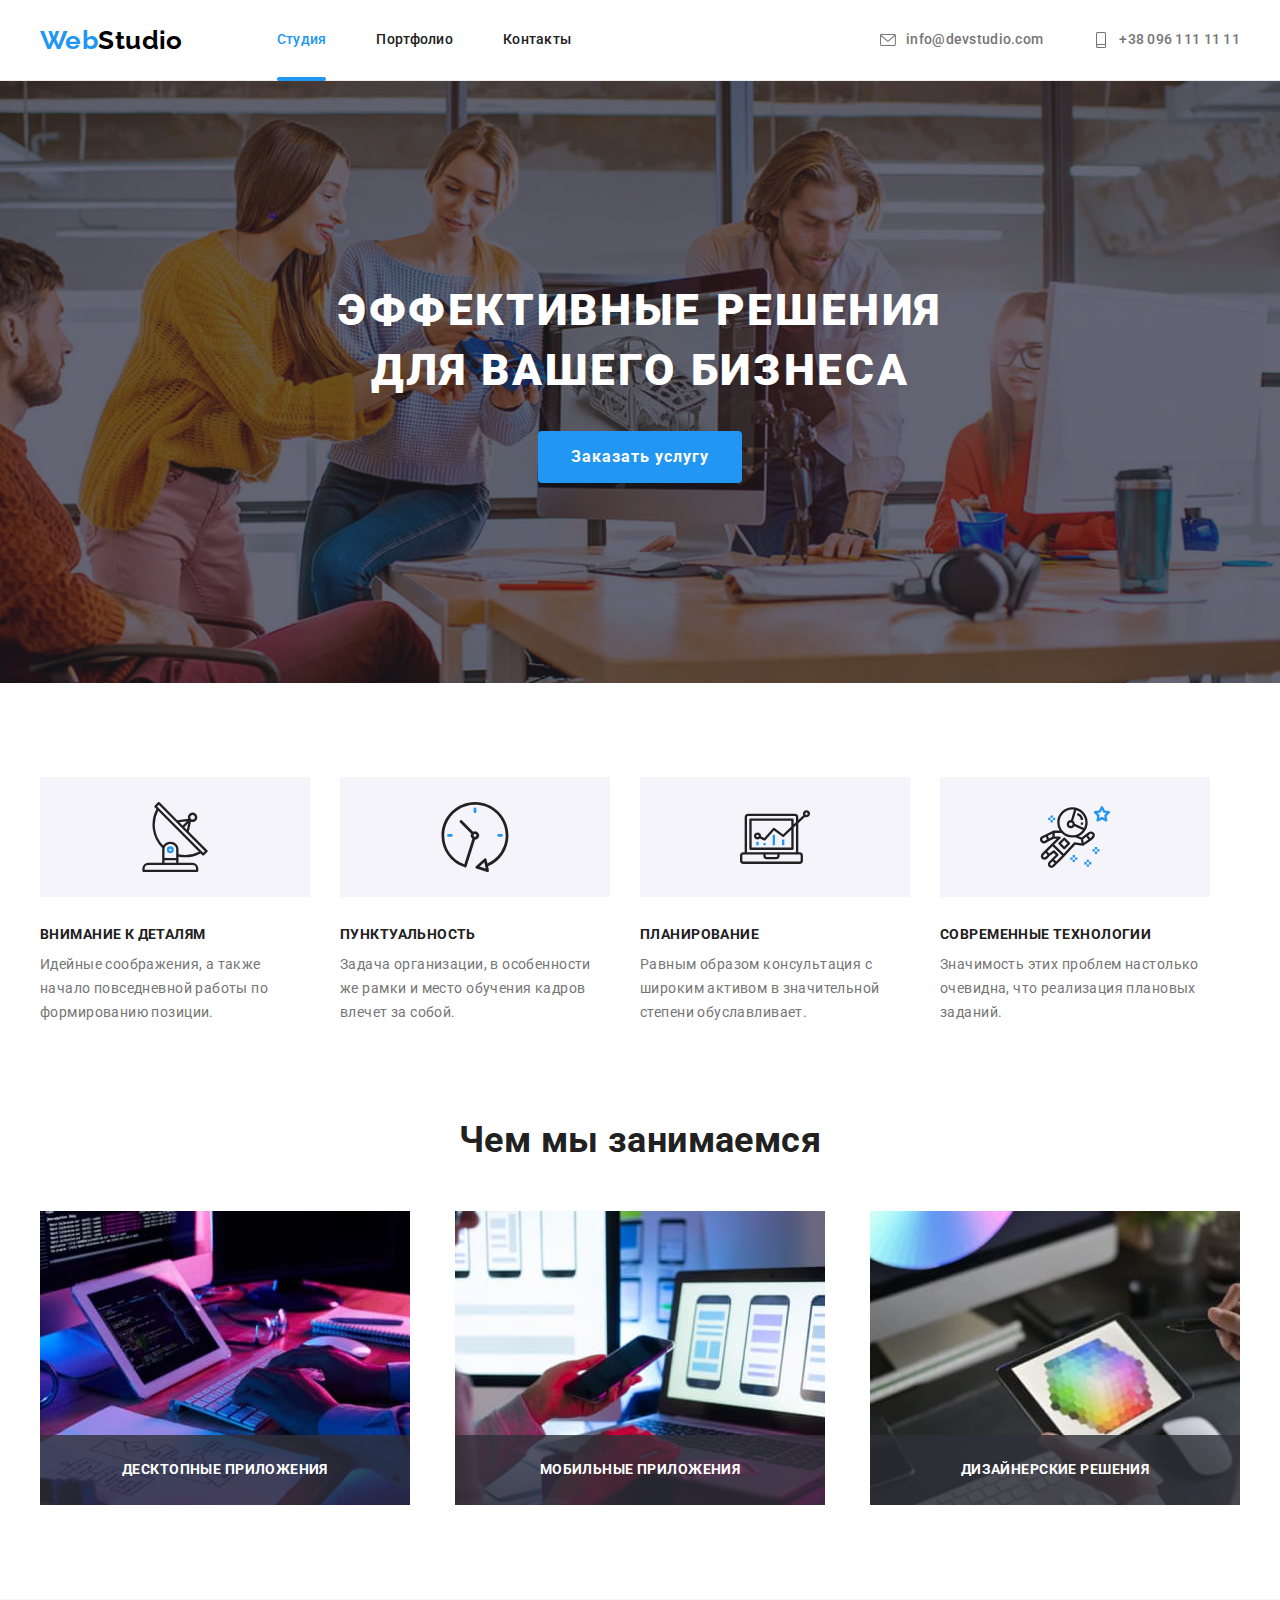
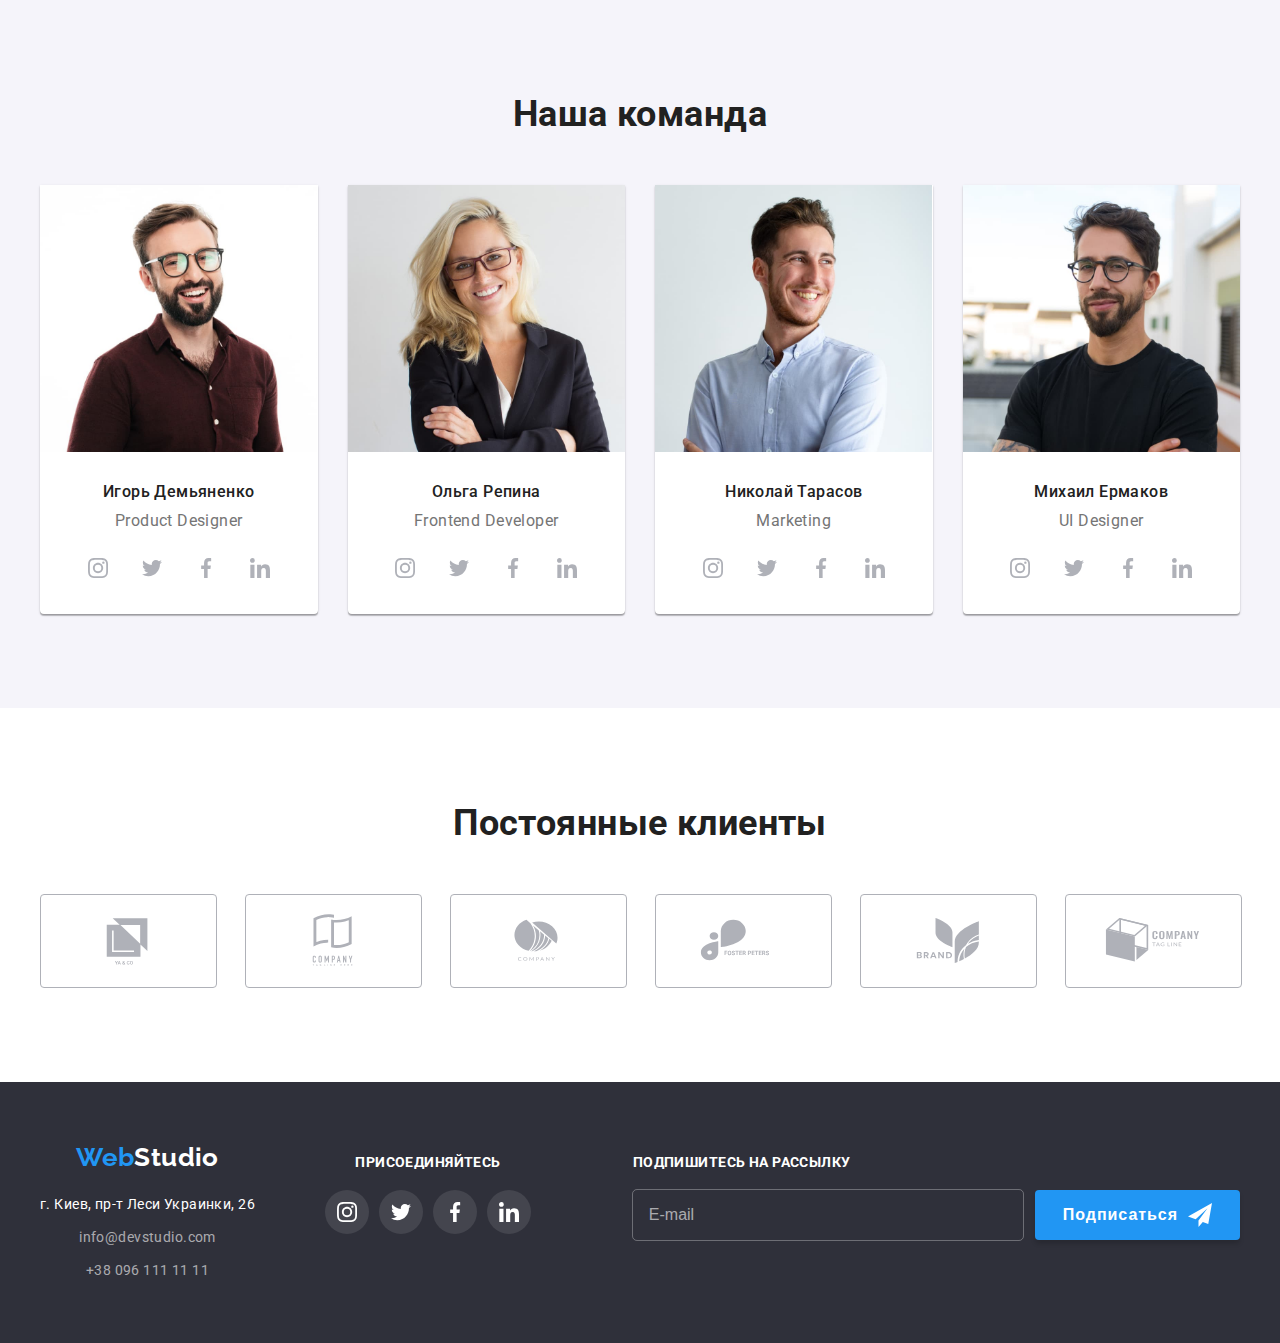
<file: index.html>
<!DOCTYPE html>
<html lang="ru">

<head>
    <meta charset="UTF-8">
    <meta http-equiv="X-UA-Compatible" content="IE=edge">
    <meta name="viewport" content="width=device-width, initial-scale=1.0">
    <title>Module 02</title>
    <!-- Project fonts -->
    <!-- <link rel="stylesheet" href="./css/fonts.css"> -->
    <link rel="preconnect" href="https://fonts.googleapis.com">
    <link rel="preconnect" href="https://fonts.gstatic.com" crossorigin>
    <link
        href="https://fonts.googleapis.com/css2?family=Raleway:wght@700&family=Roboto:wght@400;500;700;900&display=swap"
        rel="stylesheet">

    <!-- Normalize -->
    <link rel="stylesheet" href="https://cdnjs.cloudflare.com/ajax/libs/modern-normalize/1.1.0/modern-normalize.min.css"
        integrity="sha512-wpPYUAdjBVSE4KJnH1VR1HeZfpl1ub8YT/NKx4PuQ5NmX2tKuGu6U/JRp5y+Y8XG2tV+wKQpNHVUX03MfMFn9Q=="
        crossorigin="anonymous" referrerpolicy="no-referrer" />

    <!-- Custom styles -->
    <!-- <link rel="stylesheet" href="./css/styles.css"> -->
    <link rel="stylesheet" href="./css/main.min.css">
</head>

<body>
    <!-- Шапка -->
    <header class="header">
        <div class="container header__container">
            <a class="logo header__logo" href="./index.html">Web<span class="logo--black">Studio</span></a>
            <nav class="navigation">
                <ul class="navigation__list list">
                    <li class="navigation__item">
                        <a class="navigation__link navigation__link--current link" href="./index.html">
                            Студия
                        </a>
                    </li>
                    <li class="navigation__item">
                        <a class="navigation__link link" href="./portfolio.html">Портфолио</a>
                    </li>
                    <li class="navigation__item">
                        <a class="navigation__link link" href="">Контакты</a>
                    </li>
                </ul>
            </nav>
            <ul class="header__contact list">
                <li class="header__item">
                    <a class="header__link link" href="mailto:info@devstudio.com">
                        <svg class="header__icon" width="16" height="16">
                            <use href="./images/icon/sprite.svg#envelop"></use>
                        </svg>
                        info@devstudio.com
                    </a>
                </li>
                <li class="header__item">
                    <a class="header__link link" href="tel:+380961111111">
                        <svg class="header__icon" width="16" height="16">
                            <use href="./images/icon/sprite.svg#smartphone" width="16" height="16"></use>
                        </svg>
                        +38 096 111 11 11
                    </a>
                </li>
            </ul>
            <!-- header-menu -->
            <button class="btn menu-btn" type="button" aria-label="Меню" data-menu-button>
                <svg class="header__menu-icon" width="40" height="40">
                    <use href="./images/icon/sprite.svg#menu"></use>
                    <!-- <use href="./images/icon/sprite.svg#modal-btn"></use> -->
                </svg>
                <svg class="header__cross-icon" width="18" height="18">
                    <use href="./images/icon/sprite.svg#modal-btn"></use>
                </svg>
            </button>
            <div class="menu-container container">
                <ul class="menu-navigation list">
                    <li class="menu-navigation__item ">
                        <a href="./index.html"
                            class="link menu-navigation__link menu-navigation__link--current">Студия</a>
                    </li>
                    <li class="menu-navigation__item">
                        <a href="./portfolio.html" class="link menu-navigation__link">Портфолио</a>
                    </li>
                    <li class="menu-navigation__item">
                        <a href="" class="link menu-navigation__link">Контакты</a>
                    </li>
                </ul>
                <ul class="menu-contact list">
                    <li class="menu-contact__item">
                        <a href="tel:+380961111111" class="link menu-contact__link">+38 096 111 11 11</a>
                    </li>
                    <li class="menu-contact__item">
                        <a href="mailto:info@devstudio.com"
                            class="link menu-contact__link menu-contact__link--mail">info@devstudio.com</a>
                    </li>
                </ul>
                <ul class="menu-socials list">
                    <li class="menu-socials__item">
                        <a href="" class="link menu-socials__link">Instagram</a>
                    </li>
                    <li class="menu-socials__item">
                        <a href="" class="link menu-socials__link">Twitter</a>
                    </li>
                    <li class="menu-socials__item">
                        <a href="" class="link menu-socials__link">Facebook</a>
                    </li>
                    <li class="menu-socials__item">
                        <a href="" class="link menu-socials__link">LinkedIn</a>
                    </li>
                </ul>
            </div>
        </div>
    </header>
    <main>
        <!-- Герой -->
        <section class="hero">
            <div class="container hero__container">
                <h1 class="hero__title">Эффективные решения<br />для вашего бизнеса</h1>
                <button class="btn hero-btn" type="button" data-modal-open>Заказать услугу</button>
                <div class="backdrop is-hidden" data-modal>
                    <div class="modal-wrapper">
                        <button class="btn modal-btn" type="button" data-modal-close aria-label="Закрить">
                            <svg class="modal-btn__icon" width="11" height="11">
                                <use href="./images/icon/sprite.svg#modal-btn"></use>
                            </svg>
                        </button>
                        <form class="modal-form" name="form-order-service">
                            <h2 class="title modal-form__title">Оставьте свои данные, мы вам перезвоним</h2>
                            <div class="input-container">
                                <input class="input-form" type="text" id="name" name="user-name" placeholder=" "
                                    minlength="3" required>
                                <label class="label-form" for="name">Имя</label>
                                <svg class="input-icon" width="18" height="18">
                                    <use href="./images/icon/sprite-form.svg#person"></use>
                                </svg>
                            </div>
                            <div class="input-container">
                                <input class="input-form" type="tel" id="phone" name="user-phone" placeholder=" ">
                                <label class="label-form" for="phone">Телефон</label>
                                <svg class="input-icon" width="18" height="18">
                                    <use href="./images/icon/sprite-form.svg#phone"></use>
                                </svg>
                            </div>
                            <div class="input-container">
                                <input class="input-form" type="email" id="email" name="user-email" placeholder=" ">
                                <label class="label-form" for="email">Почта</label>
                                <svg class="input-icon" width="18" height="18">
                                    <use href="./images/icon/sprite-form.svg#emai"></use>
                                </svg>
                            </div>
                            <div class="textarea-container">
                                <label class="label-form-comment" for="comment">Комментарий</label>
                                <textarea class="textarea-form-comment" id="comment" name="user-comment"
                                    placeholder="Введите текст"></textarea>
                            </div>

                            <label class="form-policy-group">
                                <input class="checkbox" type="checkbox" name="form-policy">
                                <span class="custom-checkbox">
                                    <svg class="custom-checkbox-icon" width="16" height="15">
                                        <use href="./images/icon/sprite-form.svg#iconcheck"></use>
                                    </svg>
                                </span>
                                Соглашаюсь с рассылкой и принимаю
                                <a class="contract-form" href=""> Условия договора</a>
                            </label>
                            <button class="form-btn" type="submit">Отправить</button>
                        </form>
                    </div>
                </div>
            </div>
        </section>
        <!-- Переваги -->
        <section class="benefits section">
            <div class="container">
                <h2 class="hidden">Преимущества</h2>
                <ul class="benefits-list list">
                    <li class="benefits-list__item">
                        <div class="benefits-list__icon">
                            <svg width="70" height="70" aria-label="antenna">
                                <use href="./images/icon/sprite.svg#antenna" width="70" height="70"></use>
                            </svg>
                        </div>
                        <h3 class="benefits-list__title">Внимание к деталям</h3>
                        <p class="benefits-list__text">Идейные соображения, а также начало повседневной работы по
                            формированию позиции.</p>
                    </li>
                    <li class="benefits-list__item">
                        <div class="benefits-list__icon">
                            <svg width="70" height="70" aria-label="clock">
                                <use href="./images/icon/sprite.svg#clock" width="70" height="70"></use>
                            </svg>
                        </div>
                        <h3 class="benefits-list__title">Пунктуальность</h3>
                        <p class="benefits-list__text">Задача организации, в особенности же рамки и место обучения
                            кадров влечет за собой.</p>
                    </li>
                    <li class="benefits-list__item">
                        <div class="benefits-list__icon">
                            <svg width="70" height="70" aria-label="diagram">
                                <use href="./images/icon/sprite.svg#diagram" width="70" height="70"></use>
                            </svg>
                        </div>
                        <h3 class="benefits-list__title">Планирование</h3>
                        <p class="benefits-list__text">Равным образом консультация с широким активом в значительной
                            степени обуславливает.</p>
                    </li>
                    <li class="benefits-list__item">
                        <div class="benefits-list__icon">
                            <svg width="70" height="70" aria-label="astronaut">
                                <use href="./images/icon/sprite.svg#astronaut" width="70" height="70"></use>
                            </svg>
                        </div>
                        <h3 class="benefits-list__title">Современные технологии</h3>
                        <p class="benefits-list__text">Значимость этих проблем настолько очевидна, что реализация
                            плановых заданий.</p>
                    </li>
                </ul>
            </div>
        </section>
        <!-- Чим займаються -->
        <section class="work section">
            <div class="container">
                <h2 class="work__title title">Чем мы занимаемся</h2>
                <ul class="work-list list">
                    <li class="work-list__item">
                        <img srcset="./images/work/icon1.jpg 1x, ./images/work/icon1@2x.jpg 2x"
                            src="./images/work/icon1.jpg" alt="Игорь Демьяненко">
                        <!-- <img class="work-list__img" src="./images/icon1.jpg" alt="Создание сайтов" width="370"> -->
                        <p class="work-list__description">Десктопные приложения</p>
                    </li>
                    <li class="work-list__item">
                        <img srcset="./images/work/icon2.jpg 1x, ./images/work/icon2@2x.jpg 2x"
                            src="./images/work/icon2.jpg" alt="Игорь Демьяненко">
                        <!-- <img class="work-list__img" src="./images/icon2.jpg" alt="Разработка приложений" width="370"> -->
                        <p class="work-list__description">Мобильные приложения</p>
                    </li>
                    <li class="work-list__item">
                        <img srcset="./images/work/icon3.jpg 1x, ./images/work/icon3@2x.jpg 2x"
                            src="./images/work/icon3.jpg" alt="Игорь Демьяненко">
                        <!-- <img class="work-list__img" src="./images/icon3.jpg" alt="Дизайн сайтов" width="370"> -->
                        <p class="work-list__description">Дизайнерские решения</p>
                    </li>
                </ul>
            </div>
        </section>
        <!-- Наша команда -->
        <section class="team section">
            <div class="container container-team">
                <h2 class="title-team title">Наша команда</h2>
                <ul class="list list-team">
                    <li class="item">
                        <figure class="figure">
                            <img srcset="./images/team/ihor.jpg 1x, ./images/team/ihor@2x.jpg 2x"
                                src="./images/team/ihor.jpg" alt="Игорь Демьяненко">
                            <figcaption class="figcaption">
                                <h3 class="title">Игорь Демьяненко</h3>
                                <p class="text">Product Designer</p>
                                <ul class="list list-team-icons">
                                    <li class="item-icons">
                                        <a class="link-team-icons" href="" aria-label="instagram">
                                            <svg width="20" height="20">
                                                <use href="./images/icon/sprite.svg#instagram"></use>
                                            </svg>
                                        </a>
                                    </li>
                                    <li class="item-icons">
                                        <a class="link-team-icons" href="" aria-label="twitter">
                                            <svg width="20" height="20">
                                                <use href="./images/icon/sprite.svg#twitter"></use>
                                            </svg>
                                        </a>
                                    </li>
                                    <li class="item-icons">
                                        <a class="link-team-icons" href="" aria-label="facebook">
                                            <svg width="20" height="20">
                                                <use href="./images/icon/sprite.svg#facebook"></use>
                                            </svg>
                                        </a>
                                    </li>
                                    <li class="item-icons">
                                        <a class="link-team-icons" href="" aria-label="linkedin">
                                            <svg width="20" height="20">
                                                <use href="./images/icon/sprite.svg#linkedin"></use>
                                            </svg>
                                        </a>
                                    </li>
                                </ul>
                            </figcaption>
                        </figure>
                    </li>
                    <li class="item">
                        <figure class="figure">
                            <img srcset="./images/team/olha.jpg 1x, ./images/team/olha@2x.jpg 2x"
                                src="./images/team/olha.jpg" alt="Ольга Репина">
                            <figcaption class="figcaption">
                                <h3 class="title">Ольга Репина</h3>
                                <p class="text">Frontend Developer</p>
                                <ul class="list list-team-icons">
                                    <li class="item-icons">
                                        <a class="link-team-icons" href="">
                                            <svg width="20" height="20">
                                                <use href="./images/icon/sprite.svg#instagram"></use>
                                            </svg>
                                        </a>
                                    </li>
                                    <li class="item-icons">
                                        <a class="link-team-icons" href="">
                                            <svg width="20" height="20">
                                                <use href="./images/icon/sprite.svg#twitter"></use>
                                            </svg>
                                        </a>
                                    </li>
                                    <li class="item-icons">
                                        <a class="link-team-icons" href="">
                                            <svg width="20" height="20">
                                                <use href="./images/icon/sprite.svg#facebook"></use>
                                            </svg>
                                        </a>
                                    </li>
                                    <li class="item-icons">
                                        <a class="link-team-icons" href="">
                                            <svg width="20" height="20">
                                                <use href="./images/icon/sprite.svg#linkedin"></use>
                                            </svg>
                                        </a>
                                    </li>
                                </ul>
                            </figcaption>
                        </figure>
                    </li>
                    <li class="item">
                        <figure class="figure">
                            <img srcset="./images/team/nikola.jpg 1x, ./images/team/nikola@2x.jpg 2x"
                                src="./images/team/nikola.jpg" alt="Николай Тарасов">
                            <figcaption class="figcaption">
                                <h3 class="title">Николай Тарасов</h3>
                                <p class="text">Marketing</p>
                                <ul class="list list-team-icons">
                                    <li class="item-icons">
                                        <a class="link-team-icons" href="">
                                            <svg width="20" height="20">
                                                <use href="./images/icon/sprite.svg#instagram"></use>
                                            </svg>
                                        </a>
                                    </li>
                                    <li class="item-icons">
                                        <a class="link-team-icons" href="">
                                            <svg width="20" height="20">
                                                <use href="./images/icon/sprite.svg#twitter"></use>
                                            </svg>
                                        </a>
                                    </li>
                                    <li class="item-icons">
                                        <a class="link-team-icons" href="">
                                            <svg width="20" height="20">
                                                <use href="./images/icon/sprite.svg#facebook"></use>
                                            </svg>
                                        </a>
                                    </li>
                                    <li class="item-icons">
                                        <a class="link-team-icons" href="">
                                            <svg width="20" height="20">
                                                <use href="./images/icon/sprite.svg#linkedin"></use>
                                            </svg>
                                        </a>
                                    </li>
                                </ul>
                            </figcaption>
                        </figure>
                    </li>
                    <li class="item">
                        <figure class="figure">
                            <img srcset="./images/team/mihail.jpg 1x, ./images/team/mihail@2x.jpg 2x"
                                src="./images/team/mihail.jpg" alt="Михаил Ермаков">
                            <figcaption class="figcaption">
                                <h3 class="title">Михаил Ермаков</h3>
                                <p class="text">UI Designer</p>
                                <ul class="list list-team-icons">
                                    <li class="item-icons">
                                        <a class="link-team-icons" href="">
                                            <svg width="20" height="20">
                                                <use href="./images/icon/sprite.svg#instagram"></use>
                                            </svg>
                                        </a>
                                    </li>
                                    <li class="item-icons">
                                        <a class="link-team-icons" href="">
                                            <svg width="20" height="20">
                                                <use href="./images/icon/sprite.svg#twitter"></use>
                                            </svg>
                                        </a>
                                    </li>
                                    <li class="item-icons">
                                        <a class="link-team-icons" href="">
                                            <svg width="20" height="20">
                                                <use href="./images/icon/sprite.svg#facebook"></use>
                                            </svg>
                                        </a>
                                    </li>
                                    <li class="item-icons">
                                        <a class="link-team-icons" href="">
                                            <svg width="20" height="20">
                                                <use href="./images/icon/sprite.svg#linkedin"></use>
                                            </svg>
                                        </a>
                                    </li>
                                </ul>
                            </figcaption>
                        </figure>
                    </li>
                </ul>
            </div>
        </section>
        <!-- Постоянные клиенты -->
        <section class="clients section">
            <div class="container">
                <h2 class="clients__title title">Постоянные клиенты</h2>
                <ul class="logo-list list">
                    <li class="logo-list__item">
                        <a class="logo-list__link" href="">
                            <svg class="logo-list__icon" width="106" height="60">
                                <use href="./images/icon/sprite.svg#logo1"></use>
                            </svg>
                        </a>
                    </li>
                    <li class="logo-list__item">
                        <a class="logo-list__link" href="">
                            <svg class="logo-list__icon" width="106" height="60">
                                <use href="./images/icon/sprite.svg#logo2"></use>
                            </svg>
                        </a>
                    <li class="logo-list__item">
                        <a class="logo-list__link" href="">
                            <svg class="logo-list__icon" width="106" height="60">
                                <use href="./images/icon/sprite.svg#logo3"></use>
                            </svg>
                        </a>
                    </li>
                    <li class="logo-list__item">
                        <a class="logo-list__link" href="">
                            <svg class="logo-list__icon" width="106" height="60">
                                <use href="./images/icon/sprite.svg#logo4"></use>
                            </svg>
                        </a>
                    </li>
                    <li class="logo-list__item">
                        <a class="logo-list__link" href="">
                            <svg class="logo-list__icon" width="106" height="60">
                                <use href="./images/icon/sprite.svg#logo5"></use>
                            </svg>
                        </a>
                    </li>
                    <li class="logo-list__item">
                        <a class="logo-list__link" href="">
                            <svg class="logo-list__icon" width="106" height="60">
                                <use href="./images/icon/sprite.svg#logo6"></use>
                            </svg>
                        </a>
                    </li>
                </ul>
            </div>
        </section>

    </main>
    <!-- Підвал -->
    <footer class="footer">
        <div class="container">
            <div class="footer-container">
                <div class="footer-container__tablet">
                    <div class="footer-container-address">
                        <a href="./index.html" class="logo logo--center">Web<span class="logo--white">Studio</span></a>
                        <ul class="list footer-list-address">
                            <li class="item">
                                <address class="footer-address">г. Киев, пр-т Леси Украинки, 26</address>
                            </li>
                            <li class="item"><a class="link link-contact-footer"
                                    href="mailto:info@devstudio.com">info@devstudio.com</a>
                            </li>
                            <li class="item"><a class="link link-contact-footer" href="tel:+380961111111">+38 096 111 11
                                    11</a>
                            </li>
                        </ul>
                    </div>
                    <div class="social-networks-footer">
                        <h2 class="footer-title">присоединяйтесь</h2>
                        <ul class="list list-footer-icons">
                            <li class="item item-footer-icons">
                                <a class="link-footer-icons" href="">
                                    <svg width="20" height="20">
                                        <use href="./images/icon/sprite.svg#instagram"></use>
                                    </svg>
                                </a>
                            </li>
                            <li class="item item-footer-icons">
                                <a class="link-footer-icons" href="">
                                    <svg width="20" height="20">
                                        <use href="./images/icon/sprite.svg#twitter"></use>
                                    </svg>
                                </a>
                            </li>
                            <li class="item item-footer-icons">
                                <a class="link-footer-icons" href="">
                                    <svg width="20" height="20">
                                        <use href="./images/icon/sprite.svg#facebook"></use>
                                    </svg>
                                </a>
                            </li>
                            <li class="item item-footer-icons">
                                <a class="link-footer-icons" href="">
                                    <svg width="20" height="20">
                                        <use href="./images/icon/sprite.svg#linkedin"></use>
                                    </svg>
                                </a>
                            </li>

                        </ul>
                    </div>
                </div>
                <form class="footer-form" name="form-subscription">
                    <label class="label-footer" for="footer-form-email">Подпишитесь на рассылку</label>
                    <div class="input-btn-form-footer">
                        <input class="input-footer" type="email" id="footer-form-email" placeholder="E-mail"
                            name="user-subscription">
                        <button class="footer-btn-form" type="submit">
                            Подписаться
                            <svg class="footer-btn-icon-form" width="24" height="24">
                                <use href="./images/icon/sprite-form.svg#iconsend"></use>
                            </svg>
                        </button>
                    </div>
                </form>
            </div>
        </div>
    </footer>

    <script src="./js/modal.js"></script>
    <script src="./js/menu.js"></script>
</body>

</html>
</file>
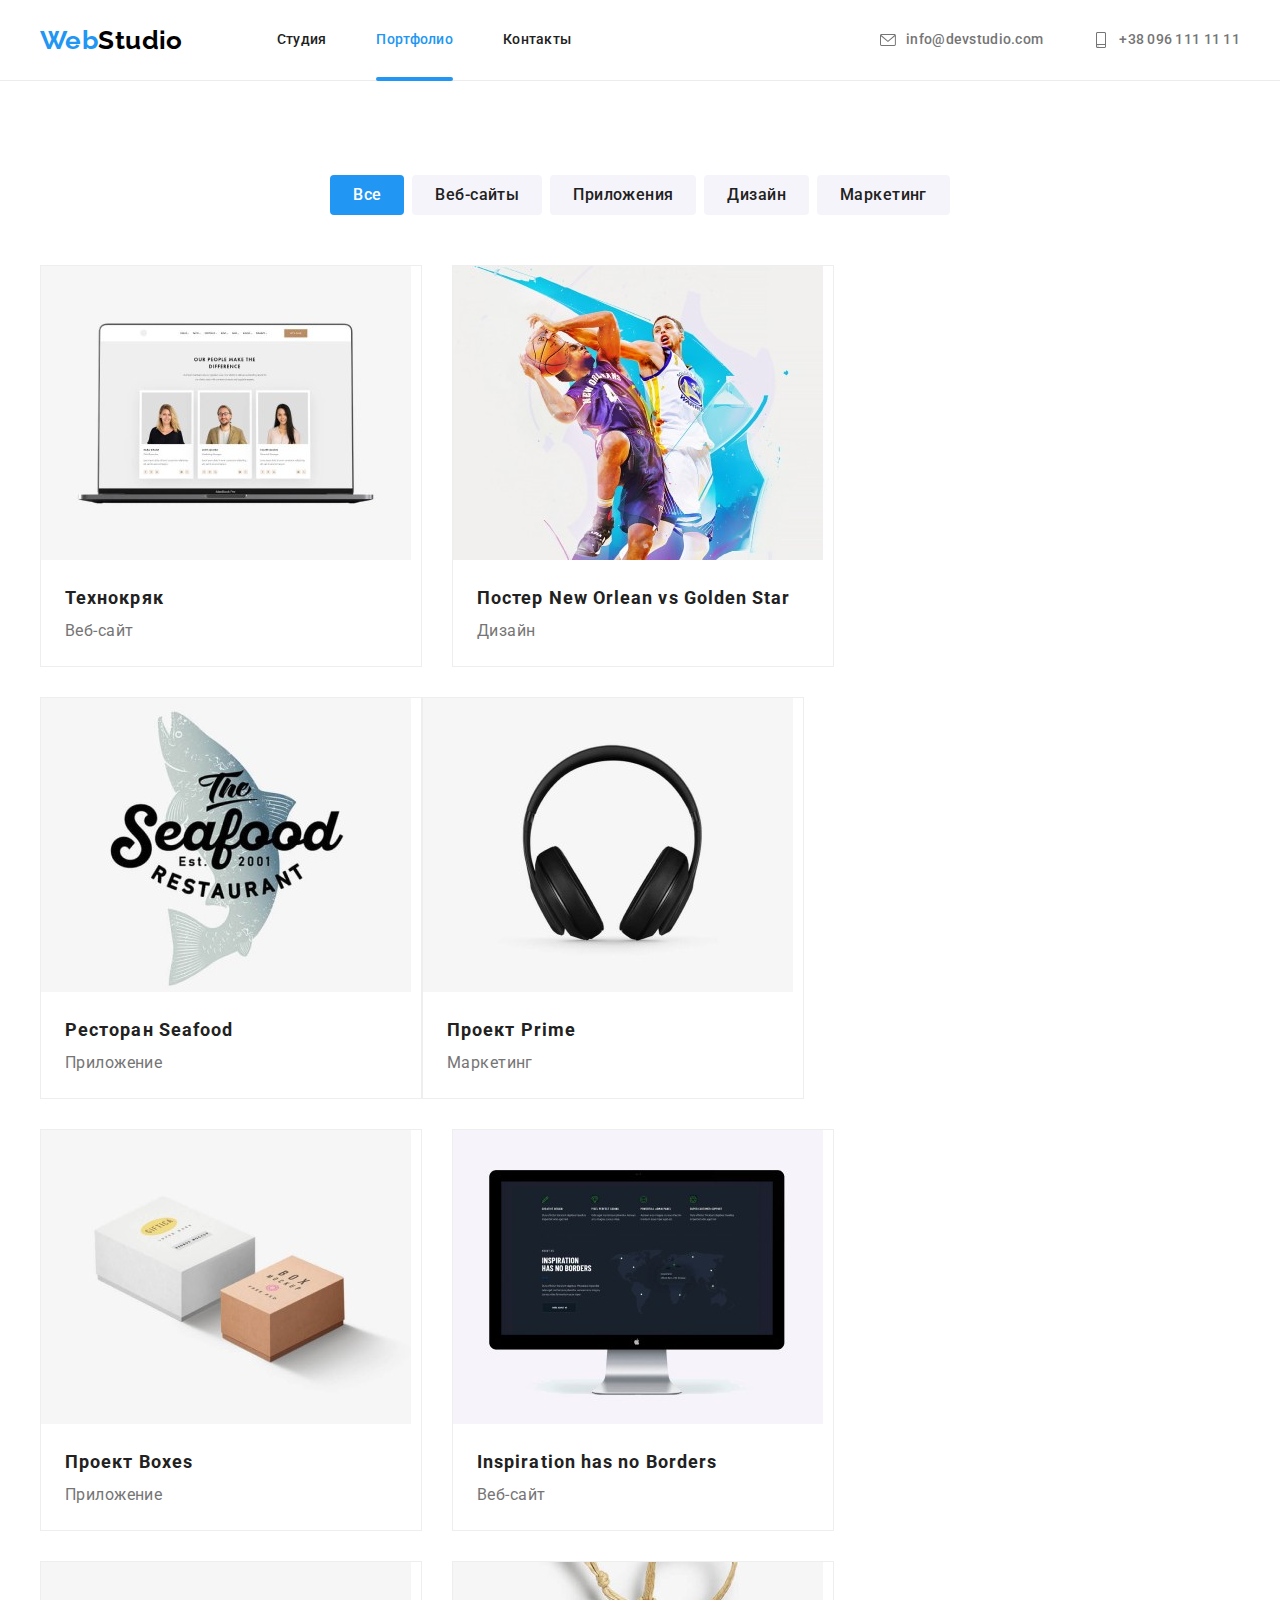
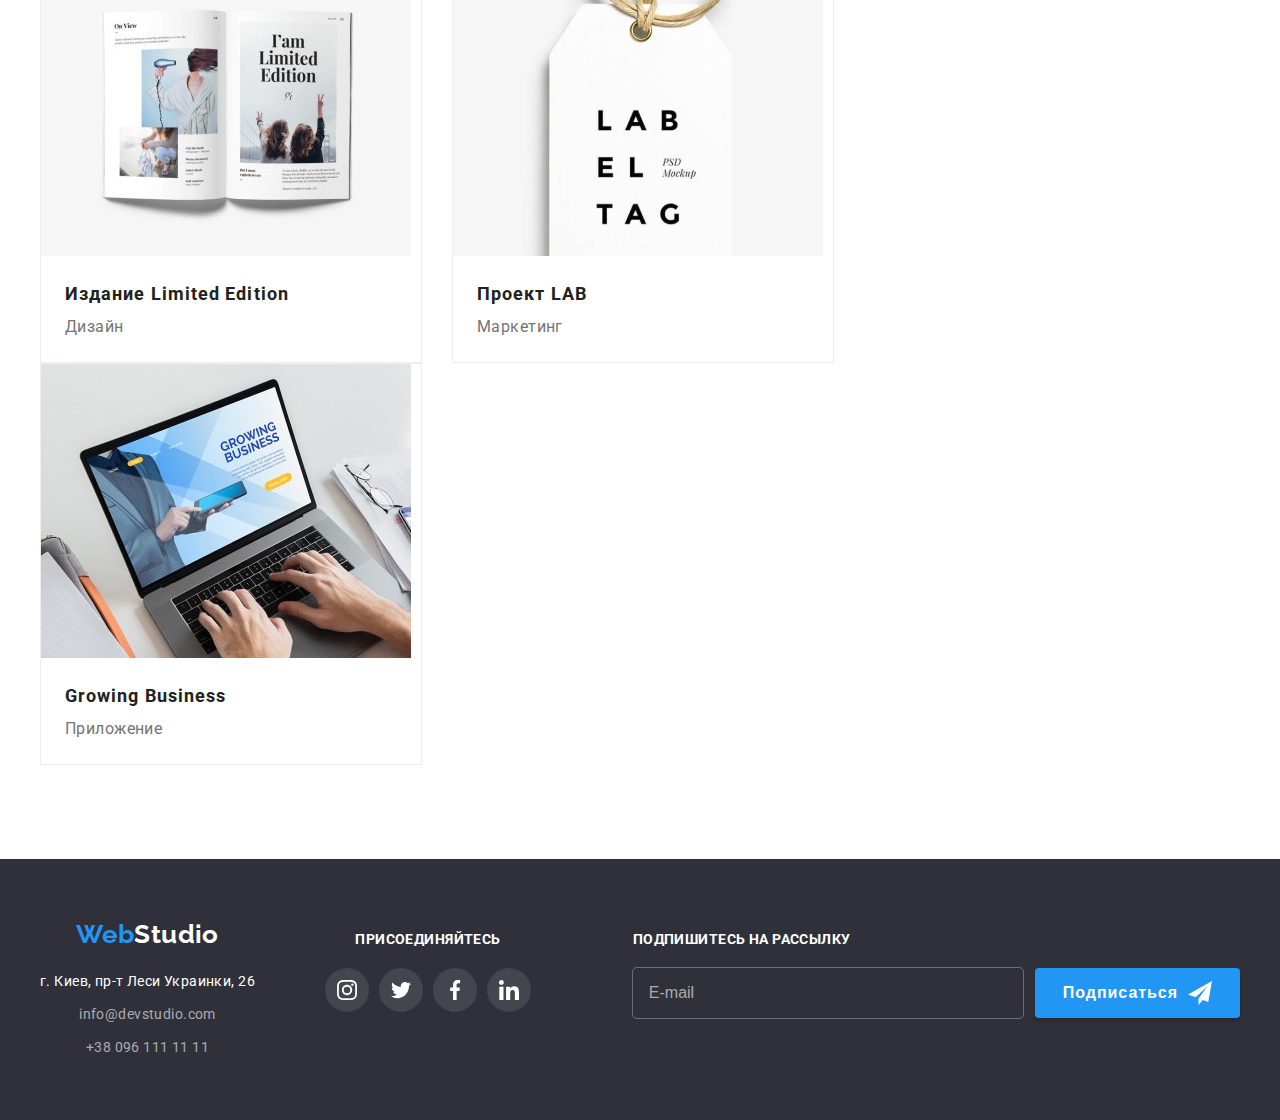
<file: portfolio.html>
<!DOCTYPE html>
<html lang="ru">

<head>
    <meta charset="UTF-8">
    <meta http-equiv="X-UA-Compatible" content="IE=edge">
    <meta name="viewport" content="width=device-width, initial-scale=1.0">
    <title>Portfolio</title>
    <!-- Project fonts -->
    <!-- <link rel="stylesheet" href="./css/fonts.css"> -->
    <link rel="preconnect" href="https://fonts.googleapis.com">
    <link rel="preconnect" href="https://fonts.gstatic.com" crossorigin>
    <link
        href="https://fonts.googleapis.com/css2?family=Raleway:wght@700&family=Roboto:wght@400;500;700;900&display=swap"
        rel="stylesheet">
    <!-- Normalize -->
    <link rel="stylesheet" href="https://cdnjs.cloudflare.com/ajax/libs/modern-normalize/1.1.0/modern-normalize.min.css"
        integrity="sha512-wpPYUAdjBVSE4KJnH1VR1HeZfpl1ub8YT/NKx4PuQ5NmX2tKuGu6U/JRp5y+Y8XG2tV+wKQpNHVUX03MfMFn9Q=="
        crossorigin="anonymous" referrerpolicy="no-referrer" />

    <!-- Custom styles -->
    <!-- <link rel="stylesheet" href="./css/styles.css"> -->
    <link rel="stylesheet" href="./css/main.min.css">
</head>

<body>
    <!-- Шапка -->
    <header class="header">
        <div class="container header__container">
            <a class="logo header__logo" href="./index.html">Web<span class="logo--black">Studio</span></a>
            <nav class="navigation">
                <ul class="navigation__list list">
                    <li class="navigation__item">
                        <a class="navigation__link link" href="./index.html">
                            Студия
                        </a>
                    </li>
                    <li class="navigation__item">
                        <a class="navigation__link navigation__link--current link" href="./portfolio.html">Портфолио</a>
                    </li>
                    <li class="navigation__item">
                        <a class="navigation__link link" href="">Контакты</a>
                    </li>
                </ul>
            </nav>
            <ul class="header__contact list">
                <li class="header__item">
                    <a class="header__link link" href="mailto:info@devstudio.com">
                        <svg class="header__icon" width="16" height="16">
                            <use href="./images/icon/sprite.svg#envelop"></use>
                        </svg>
                        info@devstudio.com
                    </a>
                </li>
                <li class="header__item">
                    <a class="header__link link" href="tel:+380961111111">
                        <svg class="header__icon" width="16" height="16">
                            <use href="./images/icon/sprite.svg#smartphone" width="16" height="16"></use>
                        </svg>
                        +38 096 111 11 11
                    </a>
                </li>
            </ul>
            <!-- header-menu -->
            <button class="btn menu-btn" type="button" aria-label="Меню" data-menu-button>
                <svg class="header__menu-icon" width="40" height="40">
                    <use href="./images/icon/sprite.svg#menu"></use>
                    <!-- <use href="./images/icon/sprite.svg#modal-btn"></use> -->
                </svg>
                <svg class="header__cross-icon" width="18" height="18">
                    <use href="./images/icon/sprite.svg#modal-btn"></use>
                </svg>
            </button>
            <div class="menu-container container">
                <ul class="menu-navigation list">
                    <li class="menu-navigation__item ">
                        <a href="./index.html" class="link menu-navigation__link">Студия</a>
                    </li>
                    <li class="menu-navigation__item">
                        <a href="./portfolio.html"
                            class="link menu-navigation__link menu-navigation__link--current">Портфолио</a>
                    </li>
                    <li class="menu-navigation__item">
                        <a href="" class="link menu-navigation__link">Контакты</a>
                    </li>
                </ul>
                <ul class="menu-contact list">
                    <li class="menu-contact__item">
                        <a href="tel:+380961111111" class="link menu-contact__link">+38 096 111 11 11</a>
                    </li>
                    <li class="menu-contact__item">
                        <a href="mailto:info@devstudio.com"
                            class="link menu-contact__link menu-contact__link--mail">info@devstudio.com</a>
                    </li>
                </ul>
                <ul class="menu-socials list">
                    <li class="menu-socials__item">
                        <a href="" class="link menu-socials__link">Instagram</a>
                    </li>
                    <li class="menu-socials__item">
                        <a href="" class="link menu-socials__link">Twitter</a>
                    </li>
                    <li class="menu-socials__item">
                        <a href="" class="link menu-socials__link">Facebook</a>
                    </li>
                    <li class="menu-socials__item">
                        <a href="" class="link menu-socials__link">LinkedIn</a>
                    </li>
                </ul>
            </div>
        </div>
    </header>
    <main>
        <!-- Портфолио -->
        <section class="portfolio section">
            <div class="container portfolio-container">
                <h1 class="hidden">Портфолио</h1>
                <ul class="list list-button">
                    <li class="item "><button class="btn current-portfolio portfolio-btn" type="button">Все</button>
                    </li>
                    <li class="item"><button class="btn portfolio-btn" type="button">Веб-сайты</button></li>
                    <li class="item"><button class="btn portfolio-btn" type="button">Приложения</button></li>
                    <li class="item"><button class="btn portfolio-btn" type="button">Дизайн</button></li>
                    <li class="item"><button class="btn portfolio-btn" type="button">Маркетинг</button></li>
                </ul>
                <ul class="list list-portfolio">
                    <li class="portfolio-item">
                        <a class="link" href="">
                            <figure class="portfolio-figure">
                                <div class="img-cont-portfolio">
                                    <picture>
                                        <source media="(min-width: 1200px)"
                                            srcset="./images/portfolio/tehnokryak_desk.jpg 1x, ./images/portfolio/tehnokryak_desk@2x.jpg 2x">
                                        <source media="(max-width: 767px)"
                                            srcset="./images/portfolio/tehnokryak_mob.jpg 1x, ./images/portfolio/tehnokryak_mob@2x.jpg 2x">
                                        <source media="(min-width: 768px)"
                                            srcset="./images/portfolio/tehnokryak_tab.jpg 1x, ./images/portfolio/tehnokryak_tab@2x.jpg 2x">

                                        <img src="./images/portfolio/tehnokryak_tab.jpg" alt="Технокряк">
                                    </picture>

                                    <p class="img-portfolio-description">Ресурс предлагает комплексные
                                        предложения
                                        с разным
                                        уровнем функционала и сервисов. Все это позволит посетителю получить
                                        исчерпывающие
                                        сведения о компании или частном лице.
                                    </p>
                                </div>

                                <figcaption class="figcaption-portfolio">
                                    <h2 class="title-cards">Технокряк</h2>
                                    <p class="text-cards">Веб-сайт</p>
                                </figcaption>
                            </figure>
                        </a>
                    </li>
                    <li class="portfolio-item">
                        <a class="link" href="">
                            <figure class="portfolio-figure">
                                <div class="img-cont-portfolio">
                                    <picture>
                                        <source media="(min-width: 1200px)"
                                            srcset="./images/portfolio/orlean_desk.jpg 1x, ./images/portfolio/orlean_desk@2x.jpg 2x">
                                        <source media="(max-width: 767px)"
                                            srcset="./images/portfolio/orlean_mob.jpg 1x, ./images/portfolio/orlean_mob@2x.jpg 2x">
                                        <source media="(min-width: 768px)"
                                            srcset="./images/portfolio/orlean_tab.jpg 1x, ./images/portfolio/orlean_tab@2x.jpg 2x">
                                        <img src="./images/portfolio/orlean_tab.jpg"
                                            alt="Постер New Orlean vs Golden Star">
                                    </picture>

                                    <p class="img-portfolio-description">Ресурс предлагает комплексные
                                        предложения
                                        с разным
                                        уровнем функционала и сервисов. Все это позволит посетителю получить
                                        исчерпывающие
                                        сведения о компании или частном лице.
                                    </p>
                                </div>
                                <figcaption class="figcaption-portfolio">
                                    <h2 class="title-cards">Постер New Orlean vs Golden Star</h2>
                                    <p class="text-cards">Дизайн</p>
                                </figcaption>
                            </figure>
                        </a>
                    </li>
                    <li class="portfolio-item">
                        <a class="link" href="">
                            <figure class="portfolio-figure">
                                <div class="img-cont-portfolio">
                                    <picture>
                                        <source media="(min-width: 1200px)"
                                            srcset="./images/portfolio/seafood_desk.jpg 1x, ./images/portfolio/seafood_desk@2x.jpg 2x">
                                        <source media="(max-width: 767px)"
                                            srcset="./images/portfolio/seafood_mob.jpg 1x, ./images/portfolio/seafood_mob@2x.jpg 2x">
                                        <source media="(min-width: 768px)"
                                            srcset="./images/portfolio/seafood_tab.jpg 1x, ./images/portfolio/seafood_tab@2x.jpg 2x">

                                        <img src="./images/portfolio/seafood_tab.jpg" alt="Ресторан Seafood">
                                    </picture>

                                    <p class="img-portfolio-description">Ресурс предлагает комплексные
                                        предложения
                                        с разным
                                        уровнем функционала и сервисов. Все это позволит посетителю получить
                                        исчерпывающие
                                        сведения о компании или частном лице.
                                    </p>
                                </div>

                                <figcaption class="figcaption-portfolio">
                                    <h2 class="title-cards">Ресторан Seafood</h2>
                                    <p class="text-cards">Приложение</p>
                                </figcaption>
                            </figure>
                        </a>
                    </li>
                    <li class="portfolio-item">
                        <a class="link" href="">
                            <figure class="portfolio-figure">
                                <div class="img-cont-portfolio">
                                    <picture>
                                        <source media="(min-width: 1200px)"
                                            srcset="./images/portfolio/prime_desk.jpg 1x, ./images/portfolio/prime_desk@2x.jpg 2x">
                                        <source media="(max-width: 767px)"
                                            srcset="./images/portfolio/prime_mob.jpg 1x, ./images/portfolio/prime_mob@2x.jpg 2x">
                                        <source media="(min-width: 768px)"
                                            srcset="./images/portfolio/prime_tab.jpg 1x, ./images/portfolio/prime_tab@2x.jpg 2x">

                                        <img src="./images/portfolio/prime_tab.jpg" alt="Проект Prime">
                                    </picture>

                                    <p class="img-portfolio-description">Ресурс предлагает комплексные
                                        предложения
                                        с разным
                                        уровнем функционала и сервисов. Все это позволит посетителю получить
                                        исчерпывающие
                                        сведения о компании или частном лице.
                                    </p>
                                </div>
                                <figcaption class="figcaption-portfolio">
                                    <h2 class="title-cards">Проект Prime</h2>
                                    <p class="text-cards">Маркетинг</p>
                                </figcaption>
                            </figure>
                        </a>
                    </li>
                    <li class="portfolio-item">
                        <a class="link" href="">
                            <figure class="portfolio-figure">
                                <div class="img-cont-portfolio">
                                    <picture>
                                        <source media="(min-width: 1200px)"
                                            srcset="./images/portfolio/boxes_desk.jpg 1x, ./images/portfolio/boxes_desk@2x.jpg 2x">
                                        <source media="(max-width: 767px)"
                                            srcset="./images/portfolio/boxes_mob.jpg 1x, ./images/portfolio/boxes_mob@2x.jpg 2x">
                                        <source media="(min-width: 768px)"
                                            srcset="./images/portfolio/boxes_tab.jpg 1x, ./images/portfolio/boxes_tab@2x.jpg 2x">

                                        <img src="./images/portfolio/boxes_tab.jpg" alt="Проект Boxes">
                                    </picture>

                                    <p class="img-portfolio-description">Ресурс предлагает комплексные
                                        предложения
                                        с разным
                                        уровнем функционала и сервисов. Все это позволит посетителю получить
                                        исчерпывающие
                                        сведения о компании или частном лице.
                                    </p>
                                </div>
                                <figcaption class="figcaption-portfolio">
                                    <h2 class="title-cards">Проект Boxes</h2>
                                    <p class="text-cards">Приложение</p>
                                </figcaption>
                            </figure>
                        </a>
                    </li>
                    <li class="portfolio-item">
                        <a class="link" href="">
                            <figure class="portfolio-figure">
                                <div class="img-cont-portfolio">
                                    <picture>
                                        <source media="(min-width: 1200px)"
                                            srcset="./images/portfolio/borders_desk.jpg 1x, ./images/portfolio/borders_desk@2x.jpg 2x">
                                        <source media="(max-width: 767px)"
                                            srcset="./images/portfolio/borders_mob.jpg 1x, ./images/portfolio/borders_mob@2x.jpg 2x">
                                        <source media="(min-width: 768px)"
                                            srcset="./images/portfolio/borders_tab.jpg 1x, ./images/portfolio/borders_tab@2x.jpg 2x">

                                        <img src="./images/portfolio/borders_tab.jpg" alt="Inspiration has no Borders">
                                    </picture>

                                    <p class="img-portfolio-description">Ресурс предлагает комплексные
                                        предложения
                                        с разным
                                        уровнем функционала и сервисов. Все это позволит посетителю получить
                                        исчерпывающие
                                        сведения о компании или частном лице.
                                    </p>
                                </div>
                                <figcaption class="figcaption-portfolio">
                                    <h2 class="title-cards">Inspiration has no Borders</h2>
                                    <p class="text-cards">Веб-сайт</p>
                                </figcaption>
                            </figure>
                        </a>
                    </li>
                    <li class="portfolio-item">
                        <a class="link" href="">
                            <figure class="portfolio-figure">
                                <div class="img-cont-portfolio">
                                    <picture>
                                        <source media="(min-width: 1200px)"
                                            srcset="./images/portfolio/limited_desk.jpg 1x, ./images/portfolio/limited_desk@2x.jpg 2x">
                                        <source media="(max-width: 767px)"
                                            srcset="./images/portfolio/limited_mob.jpg 1x, ./images/portfolio/limited_mob@2x.jpg 2x">
                                        <source media="(min-width: 768px)"
                                            srcset="./images/portfolio/limited_tab.jpg 1x, ./images/portfolio/limited_tab@2x.jpg 2x">

                                        <img src="./images/portfolio/limited_tab.jpg" alt="Издание Limited Edition">
                                    </picture>

                                    <p class="img-portfolio-description">Ресурс предлагает комплексные
                                        предложения
                                        с разным
                                        уровнем функционала и сервисов. Все это позволит посетителю получить
                                        исчерпывающие
                                        сведения о компании или частном лице.
                                    </p>
                                </div>

                                <figcaption class="figcaption-portfolio">
                                    <h2 class="title-cards">Издание Limited Edition</h2>
                                    <p class="text-cards">Дизайн</p>
                                </figcaption>
                            </figure>
                        </a>
                    </li>
                    <li class="portfolio-item">
                        <a class="link" href="">
                            <figure class="portfolio-figure">
                                <div class="img-cont-portfolio">
                                    <picture>
                                        <source media="(min-width: 1200px)"
                                            srcset="./images/portfolio/lab_desk.jpg 1x, ./images/portfolio/lab_desk@2x.jpg 2x">
                                        <source media="(max-width: 767px)"
                                            srcset="./images/portfolio/lab_mob.jpg 1x, ./images/portfolio/lab_mob@2x.jpg 2x">
                                        <source media="(min-width: 768px)"
                                            srcset="./images/portfolio/lab_tab.jpg 1x, ./images/portfolio/lab_tab@2x.jpg 2x">

                                        <img src="./images/portfolio/lab_tab.jpg" alt="Проект LAB">
                                    </picture>

                                    <p class="img-portfolio-description">Ресурс предлагает комплексные
                                        предложения
                                        с разным
                                        уровнем функционала и сервисов. Все это позволит посетителю получить
                                        исчерпывающие
                                        сведения о компании или частном лице.
                                    </p>
                                </div>

                                <figcaption class="figcaption-portfolio">
                                    <h2 class="title-cards">Проект LAB</h2>
                                    <p class="text-cards">Маркетинг</p>
                                </figcaption>
                            </figure>
                        </a>
                    </li>
                    <li class="portfolio-item">
                        <a class="link" href="">
                            <figure class="portfolio-figure">
                                <div class="img-cont-portfolio">
                                    <picture>
                                        <source media="(min-width: 1200px)"
                                            srcset="./images/portfolio/growing_desk.jpg 1x, ./images/portfolio/growing_desk@2x.jpg 2x">
                                        <source media="(max-width: 767px)"
                                            srcset="./images/portfolio/growing_mob.jpg 1x, ./images/portfolio/growing_mob@2x.jpg 2x">
                                        <source media="(min-width: 768px)"
                                            srcset="./images/portfolio/growing_tab.jpg 1x, ./images/portfolio/growing_tab@2x.jpg 2x">

                                        <img src="./images/portfolio/growing_tab.jpg" alt="Growing Business">
                                    </picture>

                                    <p class="img-portfolio-description">Ресурс предлагает комплексные
                                        предложения
                                        с разным
                                        уровнем функционала и сервисов. Все это позволит посетителю получить
                                        исчерпывающие
                                        сведения о компании или частном лице.
                                    </p>
                                </div>
                                <figcaption class="figcaption-portfolio">
                                    <h2 class="title-cards">Growing Business</h2>
                                    <p class="text-cards">Приложение</p>
                                </figcaption>
                            </figure>
                        </a>
                    </li>
                </ul>
            </div>

        </section>
    </main>
    <!-- Підвал -->
    <footer class="footer">
        <div class="container">
            <div class="footer-container">
                <div class="footer-container__tablet">
                    <div class="footer-container-address">
                        <a href="./index.html" class="logo logo--center">Web<span class="logo--white">Studio</span></a>
                        <ul class="list footer-list-address">
                            <li class="item">
                                <address class="footer-address">г. Киев, пр-т Леси Украинки, 26</address>
                            </li>
                            <li class="item"><a class="link link-contact-footer"
                                    href="mailto:info@devstudio.com">info@devstudio.com</a>
                            </li>
                            <li class="item"><a class="link link-contact-footer" href="tel:+380961111111">+38 096 111 11
                                    11</a>
                            </li>
                        </ul>
                    </div>
                    <div class="social-networks-footer">
                        <h2 class="footer-title">присоединяйтесь</h2>
                        <ul class="list list-footer-icons">
                            <li class="item item-footer-icons">
                                <a class="link-footer-icons" href="">
                                    <svg width="20" height="20">
                                        <use href="./images/icon/sprite.svg#instagram"></use>
                                    </svg>
                                </a>
                            </li>
                            <li class="item item-footer-icons">
                                <a class="link-footer-icons" href="">
                                    <svg width="20" height="20">
                                        <use href="./images/icon/sprite.svg#twitter"></use>
                                    </svg>
                                </a>
                            </li>
                            <li class="item item-footer-icons">
                                <a class="link-footer-icons" href="">
                                    <svg width="20" height="20">
                                        <use href="./images/icon/sprite.svg#facebook"></use>
                                    </svg>
                                </a>
                            </li>
                            <li class="item item-footer-icons">
                                <a class="link-footer-icons" href="">
                                    <svg width="20" height="20">
                                        <use href="./images/icon/sprite.svg#linkedin"></use>
                                    </svg>
                                </a>
                            </li>

                        </ul>
                    </div>
                </div>
                <form class="footer-form" name="form-subscription">
                    <label class="label-footer" for="footer-form-email">Подпишитесь на рассылку</label>
                    <div class="input-btn-form-footer">
                        <input class="input-footer" type="email" id="footer-form-email" placeholder="E-mail"
                            name="user-subscription">
                        <button class="footer-btn-form" type="submit">
                            Подписаться
                            <svg class="footer-btn-icon-form" width="24" height="24">
                                <use href="./images/icon/sprite-form.svg#iconsend"></use>
                            </svg>
                        </button>
                    </div>
                </form>
            </div>
        </div>
    </footer>
    <script src="./js/menu.js"></script>
</body>

</html>
</file>
<file: css/fonts.css>
/* roboto-regular - latin */
@font-face {
    font-family: 'Roboto';
    font-style: normal;
    font-weight: 400;
    src: local(''),
        url('../fonts/roboto-v30-latin-regular.woff2') format('woff2'),
        /* Chrome 26+, Opera 23+, Firefox 39+ */
        url('../fonts/roboto-v30-latin-regular.woff') format('woff');
    /* Chrome 6+, Firefox 3.6+, IE 9+, Safari 5.1+ */
}

/* roboto-500 - latin */
@font-face {
    font-family: 'Roboto';
    font-style: normal;
    font-weight: 500;
    src: local(''),
        url('../fonts/roboto-v30-latin-500.woff2') format('woff2'),
        /* Chrome 26+, Opera 23+, Firefox 39+ */
        url('../fonts/roboto-v30-latin-500.woff') format('woff');
    /* Chrome 6+, Firefox 3.6+, IE 9+, Safari 5.1+ */
}

/* roboto-700 - latin */
@font-face {
    font-family: 'Roboto';
    font-style: normal;
    font-weight: 700;
    src: local(''),
        url('../fonts/roboto-v30-latin-700.woff2') format('woff2'),
        /* Chrome 26+, Opera 23+, Firefox 39+ */
        url('../fonts/roboto-v30-latin-700.woff') format('woff');
    /* Chrome 6+, Firefox 3.6+, IE 9+, Safari 5.1+ */
}

/* roboto-900 - latin */
@font-face {
    font-family: 'Roboto';
    font-style: normal;
    font-weight: 900;
    src: local(''),
        url('../fonts/roboto-v30-latin-900.woff2') format('woff2'),
        /* Chrome 26+, Opera 23+, Firefox 39+ */
        url('../fonts/roboto-v30-latin-900.woff') format('woff');
    /* Chrome 6+, Firefox 3.6+, IE 9+, Safari 5.1+ */
}

/* raleway-regular - latin */
@font-face {
    font-family: 'Raleway';
    font-style: normal;
    font-weight: 400;
    src: local(''),
        url('../fonts/raleway-v27-latin-regular.woff2') format('woff2'),
        /* Chrome 26+, Opera 23+, Firefox 39+ */
        url('../fonts/raleway-v27-latin-regular.woff') format('woff');
    /* Chrome 6+, Firefox 3.6+, IE 9+, Safari 5.1+ */
}

/* raleway-700 - latin */
@font-face {
    font-family: 'Raleway';
    font-style: normal;
    font-weight: 700;
    src: local(''),
        url('../fonts/raleway-v27-latin-700.woff2') format('woff2'),
        /* Chrome 26+, Opera 23+, Firefox 39+ */
        url('../fonts/raleway-v27-latin-700.woff') format('woff');
    /* Chrome 6+, Firefox 3.6+, IE 9+, Safari 5.1+ */
}
</file>
<file: css/styles.css>
/* ======================= */
/*        VARIABLES*/
/* ======================= */
:root {
    /* main */
    --main-color: #757575;
    --white-color: #ffffff;
    --blue-color: #2196F3;
    --black-color: #000000;
    --title-color: #212121;
    --grey-cl-icons: #AFB1B8;
    --background-black-color: #2F303A;
    --bg-grey-cl: #C4C4C4;
    --link-contact-footer: rgba(255, 255, 255, 0.6);
    --bg-cl-footer-icons: rgba(255, 255, 255, 0.1);
    --bg-cl-hero-btn-hover: #188CE8;
    --brd-bot-header: #ECECEC;
    --bg-work-description: rgba(47, 48, 58, 0.8);
    --bg-portfolio-description: rgba(33, 150, 243, 0.9);
    --bg-backdrop: rgba(0, 0, 0, 0.2);
    --border-col-form: rgba(33, 33, 33, 0.2);
    --placeholder-color: rgba(117, 117, 117, 0.5);

    /* portfolio */
    --background-color-portfolio-btn: #F5F4FA;
    --brd-cl-portfolio-fig: #EEEEEE;
    /* Змінна часу */
    --fast-time: 250ms;
    /* Змінна cubic-bezier */
    --easy-in-out: cubic-bezier(0.4, 0, 0.2, 1);





}

/* ================== */
/*        BODY */
/* ================== */
body {
    margin: 0;

    font-family: Roboto, sans-serif;
    /* font-style: normal;
    font-weight: 400; */
    font-size: 14px;
    line-height: 1.71;

    letter-spacing: 0.03em;

    color: var(--main-color);
    background-color: var(--white-color);
}

/* Секції */
.section {
    padding-top: 94px;
    padding-bottom: 94px;
}

/* Контейнер */
.container {
    /* outline: 1px solid red; */
    width: 1200px;

    padding-left: 15px;
    padding-right: 15px;

    margin-left: auto;
    margin-right: auto;
}

/* h1,h2,h3,h4,h5,h6,p / margin: 0 */
h1,
h2,
h3,
h4,
h5,
h6,
p {
    margin: 0;
}

img {
    display: block;
}

/* list */
.list {
    list-style: none;

    margin: 0;
    padding: 0;
}

/* link */
.link {
    text-decoration: none;
}

/* button */
.btn {
    font-family: inherit;
    cursor: pointer;
}

/* Приховані заголовки */
.hidden {
    /* display: none; */
    position: absolute;
    white-space: nowrap;
    width: 1px;
    height: 1px;
    overflow: hidden;
    border: 0;
    padding: 0;
    clip: rect(0 0 0 0);
    clip-path: inset(50%);
    margin: -1px;
}

/* заголовки */
.title {
    font-weight: 700;
    font-size: 36px;
    line-height: 1.17;
    text-align: center;

    color: var(--title-color);
}

/* ================== */
/*        HEADER */
/* ================== */
.header {
    border-bottom: 1px solid var(--brd-bot-header);
}

.header__container {
    display: flex;
    align-items: center;
}

.header__logo {
    margin-right: 94px;
}

.logo {
    font-family: Raleway, sans-serif;
    font-weight: 700;
    font-size: 26px;
    line-height: 1.19;

    text-decoration: none;

    color: var(--blue-color);
}

.logo--black {
    color: var(--black-color);
}

.navigation__list {
    display: flex;
    align-items: center;
}

.navigation__item:not(:last-child) {
    margin-right: 50px;
}

.navigation__link {
    position: relative;

    display: block;
    padding-top: 32px;
    padding-bottom: 32px;

    font-weight: 500;
    line-height: 1.14;
    letter-spacing: 0.02em;

    color: var(--title-color);

    transition: color var(--fast-time) var(--easy-in-out);
}

.navigation__link:focus,
.navigation__link:hover {
    color: var(--blue-color);
    fill: var(--blue-color);
}

/* Підкреслення */
.navigation__link::after {
    position: absolute;

    content: "";
    display: block;
    height: 4px;
    width: 100%;
    background-color: var(--blue-color);

    bottom: -1px;
    left: 0;
    border-radius: 2px;

    opacity: 0;

    transition: opacity var(--fast-time) var(--easy-in-out);
}

.navigation__link:hover::after,
.navigation__link:focus::after {
    opacity: 1;
}

.navigation__link--current {
    color: var(--blue-color);
}

.navigation__link--current::after {
    position: absolute;

    content: "";
    display: block;
    height: 4px;
    width: 100%;
    background-color: var(--blue-color);

    bottom: -1px;
    left: 0;
    border-radius: 2px;

    opacity: 1;
}

/* contact */
.header__contact {
    display: flex;
    margin-left: auto;
}

.header__item:not(:last-child) {
    margin-right: 50px;
}

.header__link {
    display: flex;
    padding-top: 32px;
    padding-bottom: 32px;

    font-weight: 500;

    line-height: 1.14;
    letter-spacing: 0.02em;

    color: var(--main-color);
    fill: var(--main-color);

    transition: color var(--fast-time) var(--easy-in-out);
}

.header__link:focus,
.header__link:hover {
    color: var(--blue-color);
    fill: var(--blue-color);
}

.header__icon {
    margin-right: 10px;
}

/* ================== */
/*       FOOTER */
/* ================== */

.footer {
    /* min-width: 1600px; */
    margin-left: auto;
    margin-right: auto;
    padding-top: 60px;
    padding-bottom: 60px;

    background-color: var(--background-black-color);
}

.footer-list-address {
    margin-top: 20px;
}

.footer-list-address .item:not(:last-child) {
    margin-bottom: 9px;
}

/* Logo */
.logo--white {
    color: var(--white-color);
}

/* address */
.footer-address {
    font-style: normal;
    color: var(--white-color);
}

.link-contact-footer {
    color: var(--link-contact-footer);
}

.footer-container {
    display: flex;
    justify-content: space-between;

}


/* social-networks */
.social-networks-footer {
    margin-top: 12px;

}

.footer-title {

    font-weight: 700;
    font-size: 14px;
    line-height: 1.17;
    text-transform: uppercase;


    color: var(--white-color);

    /* margin-top: 12px; */
    margin-bottom: 20px;
}

.link-footer-icons {
    display: flex;
    justify-content: center;
    align-items: center;
    width: 44px;
    height: 44px;

    background-color: var(--bg-cl-footer-icons);
    border-radius: 50%;
    fill: var(--white-color);

    transition: background-color var(--fast-time) var(--easy-in-out);
}

.link-footer-icons:hover,
.link-footer-icons:focus {
    background-color: var(--blue-color);
    border-radius: 50%;
}

.list-footer-icons {
    display: flex;
    max-height: 44px;

}

.item-footer-icons:not(:last-child) {
    margin-right: 10px;
}

/* footer-form */
.footer-form {
    display: inline-block;

    margin-top: 12px;
    height: 92px;
}

.label-footer {
    display: inline-block;
    margin-bottom: 20px;

    font-weight: 700;
    font-size: 14px;
    line-height: 1.17;
    text-transform: uppercase;


    color: var(--white-color);
}

.input-footer {
    width: 358px;
    max-height: 50px;

    border: none;
    outline: 1px solid rgba(255, 255, 255, 0.3);
    border-radius: 4px;
    background-color: transparent;

    padding: 15px 16px;
    margin-right: 12px;

    color: var(--link-contact-footer);

    font-size: 16px;
    line-height: 1.25;
}


.input-footer::placeholder {
    font-size: 16px;
    line-height: 1.25;


    color: var(--link-contact-footer);
}

.footer-btn-form {
    display: flex;
    align-items: center;
    padding: 10px 28px;
    /* width: 200px; */
    /* height: 50px; */

    box-shadow: 0px 4px 4px rgba(0, 0, 0, 0.15);
    border-radius: 4px;
    border: none;

    background-color: var(--blue-color);
    color: var(--white-color);

    font-weight: 700;
    font-size: 16px;
    line-height: 1.88;
    letter-spacing: 0.06em;

    cursor: pointer;

    transition: background-color var(--fast-time) var(--easy-in-out);
}

.footer-btn-form:focus,
.footer-btn-form:hover {
    background-color: var(--bg-cl-hero-btn-hover);
}

.footer-btn-icon-form {
    margin-left: 10px;
}

.input-btn-form-footer {
    display: flex;
    max-height: 50px;
}


/* =============================================== */
/*                      MAIN */
/* =============================================== */
/* ================== */
/*       HERO */
/* ================== */
.hero {
    max-width: 1600px;

    padding-top: 200px;
    padding-bottom: 200px;
    margin-left: auto;
    margin-right: auto;
    /* min-width: 1600px; */

    background-position: center;
    background-repeat: no-repeat;
    background-size: cover;

    background-color: var(--bg-grey-cl);
    background-image: url(../images/hero/hero-bg.png),
        url(../images/hero/hero-img.png);
}

.hero__container {
    text-align: center;
}

.hero__title {
    margin-bottom: 30px;

    font-weight: 900;
    font-size: 44px;
    line-height: 1.36;

    letter-spacing: 0.06em;
    text-transform: uppercase;

    color: var(--white-color);
}

.hero-btn {
    display: inline-block;

    padding: 10px 32px;
    min-width: 200px;
    border: 1px solid transparent;
    border-radius: 4px;
    text-align: center;


    font-weight: 700;
    font-size: 16px;
    line-height: 1.88;
    letter-spacing: 0.06em;

    color: var(--white-color);

    background-color: var(--blue-color);

    transition: background-color var(--fast-time) var(--easy-in-out);
}

.hero-btn:focus,
.hero-btn:hover {
    background-color: var(--bg-cl-hero-btn-hover);
}

/* ================== */
/*     MODAL-FORM */
/* ================== */
.backdrop {
    position: fixed;
    top: 0;
    left: 0;

    width: 100%;
    height: 100%;
    background-color: var(--bg-backdrop);

    z-index: 10;

    opacity: 1;

    /* visibility: visible; */

    transition: opacity var(--fast-time) var(--easy-in-out),
        visibility var(--fast-time) var(--easy-in-out);
}

.backdrop.is-hidden {
    visibility: hidden;
    opacity: 0;
    pointer-events: none;

}

/* Початковий стан елемента перед анімацією */
.backdrop.is-hidden .modal-wrapper {
    transform: scale(0.3), translate(-50%, -50%);
    opacity: 0;
}

/* Кінцевий стан елемента після анімації */
.backdrop .modal-wrapper {
    transform: scale(1), translate(-50%, -50%);
    opacity: 1;
}

.modal-wrapper {
    position: absolute;
    top: 50%;
    left: 50%;
    transform: translate(-50%, -50%);

    width: 528px;
    height: 581px;

    background-color: var(--white-color);

    box-shadow: 0px 1px 3px rgba(0, 0, 0, 0.12),
        0px 1px 1px rgba(0, 0, 0, 0.14),
        0px 2px 1px rgba(0, 0, 0, 0.2);
    border-radius: 4px;

    transition: transform var(--fast-time) var(--easy-in-out),
        opacity var(--fast-time) var(--easy-in-out);
}

.modal-btn {
    display: flex;
    justify-content: center;
    align-items: center;
    padding: 0;

    position: absolute;
    top: 8px;
    right: 8px;

    border: 1px solid rgba(0, 0, 0, 0.1);
    border-radius: 50%;
    width: 30px;
    height: 30px;

    background-color: var(--white-color);

    transition: fill var(--fast-time) var(--easy-in-out);
}

.modal-btn:hover,
.modal-btn:focus {
    fill: var(--blue-color);
}

/* modal-form */
.modal-form {
    margin-top: 40px;
}

.input-container {
    display: block;
    position: relative;
    width: 448px;
    height: 40px;


    margin-right: auto;
    margin-left: auto;
    margin-bottom: 28px;

}

.label-form {
    display: block;
    text-align: start;
    position: absolute;
    /* top: 13px; */
    left: 42px;
    top: 50%;
    transform: translateY(-50%);

    cursor: pointer;

    font-size: 12px;
    line-height: 1.16;
    letter-spacing: 0.01em;

    transition: transform var(--fast-time) var(--easy-in-out);
}


.input-form {
    padding-left: 42px;

    display: block;
    width: 100%;
    height: 40px;

    z-index: 5;
    border: 0;

    border: 1px solid var(--border-col-form);

    border-radius: 4px;

    cursor: pointer;

    transition: border var(--fast-time) var(--easy-in-out);
}

.input-form:focus {
    border: 1px solid var(--blue-color);
    outline: transparent;
}

.input-form:focus~.input-icon {
    fill: var(--blue-color);
}

.input-form:focus~.label-form,
.input-form:not(:placeholder-shown)~.label-form {

    transform: translate(-42px, -37px);

}

.input-icon {
    display: block;
    position: absolute;
    left: 12px;
    top: 11px;

    z-index: 0;
}

.modal-form__title {
    display: block;

    margin-bottom: 30px;

    font-weight: 700;
    font-size: 20px;
    line-height: 1.17;
}

.textarea-container {
    position: relative;
    width: 448px;

    margin-right: auto;
    margin-left: auto;
    margin-bottom: 20px;

}

.label-form-comment {
    display: block;
    text-align: start;

    position: absolute;
    top: -18px;

    font-size: 12px;
    line-height: 1.16;
    letter-spacing: 0.01em;

    cursor: pointer;
}

.textarea-form-comment {
    display: block;
    text-align: start;
    resize: none;
    width: 100%;
    height: 120px;

    padding: 12px 16px;
    margin-right: auto;
    margin-left: auto;

    border: 1px solid var(--border-col-form);
    border-radius: 4px;

    cursor: pointer;

    transition: border var(--fast-time) var(--easy-in-out);
}

.textarea-form-comment:focus {
    border: 1px solid var(--blue-color);
    outline: transparent;
}

.textarea-form-comment::placeholder {
    font-size: 12px;
    line-height: 14px;
    letter-spacing: 0.01em;

    color: var(--placeholder-color);

}

/* Політика приватності (чекбокс) */
.form-policy-group {
    display: flex;
    align-items: center;
    justify-content: center;

    margin-bottom: 30px;
    cursor: pointer;
}

.checkbox {
    appearance: none;

}

.custom-checkbox {
    display: flex;
    justify-content: center;
    align-items: center;

    margin-right: 7px;

    width: 16px;
    height: 15px;
    outline: 2px solid black;
    outline-offset: -2px;
    border-radius: 2px;

}

.custom-checkbox-icon {
    opacity: 0;
    transition: opacity var(--fast-time) var(--easy-in-out);
}

.checkbox:checked+.custom-checkbox {

    outline: 2px solid var(--blue-color);
}

.checkbox:checked+.custom-checkbox .custom-checkbox-icon {
    opacity: 1;
}

.contract-form {
    font-family: inherit;
    font-size: inherit;
    line-height: inherit;
    letter-spacing: inherit;

    color: var(--blue-color);
}

/* Кнопка */
.form-btn {
    padding: 10px 55px;
    background-color: var(--blue-color);

    color: var(--white-color);
    cursor: pointer;

    font-weight: 700;
    font-size: 16px;
    line-height: 1.86;
    letter-spacing: 0.06em;

    box-shadow: 0px 4px 4px rgba(0, 0, 0, 0.15);
    border-radius: 4px;
    border: none;

    transition: background-color var(--fast-time) var(--easy-in-out);
}

.form-btn:focus,
.form-btn:hover {
    background-color: var(--bg-cl-hero-btn-hover);
}


/* ================== */
/*     BENEFITS */
/* ================== */
.benefits {
    padding-bottom: 0;
}

.benefits-list {
    display: flex;
    justify-content: space-between;
}

.benefits-list__item {
    margin-right: 30px;
    width: 270px;
}

.benefits-list__item:last-child {
    margin-right: 0;
}

.benefits-list__icon {
    display: flex;
    justify-content: center;
    align-items: center;
    width: 100%;
    height: 120px;

    margin-bottom: 30px;

    background-color: var(--background-color-portfolio-btn);
}

.benefits-list__title {
    margin-bottom: 10px;

    font-weight: 700;
    font-size: 14px;
    line-height: 1.14;
    text-transform: uppercase;
    text-align: left;

    color: var(--title-color);
}

/* ================== */
/*    WHAT WE DO */
/* ================== */
.work__title {
    margin-bottom: 50px;
}

.work-list {
    display: flex;
    justify-content: space-between;
}

.work-list__item {
    position: relative;
}

.work-list__item:not(:last-child) {
    margin-right: 30px;
}

.work-list__description {
    display: flex;
    width: 100%;
    height: 70px;
    background-color: var(--bg-work-description);

    justify-content: center;
    align-items: center;

    position: absolute;
    left: 0;
    bottom: 0;

    font-weight: 700;
    font-size: 14px;
    line-height: 1.14;
    text-transform: uppercase;

    color: var(--white-color);
}

/* ================== */
/*      OUR TEAM */
/* ================== */
.list-team {
    display: flex;
    justify-content: space-between;
}

.team {
    /* min-width: 1600px; */

    margin-left: auto;
    margin-right: auto;

    background-color: var(--background-color-portfolio-btn);
}

.figure {
    margin: 0;
    box-shadow: 0px 1px 3px rgba(0, 0, 0, 0.12),
        0px 1px 1px rgba(0, 0, 0, 0.14),
        0px 2px 1px rgba(0, 0, 0, 0.2);
    border-radius: 0px 0px 4px 4px;
    background-color: var(--white-color);
}

.figcaption {
    padding-top: 30px;
    padding-bottom: 30px;
}

.list-team .item:not(:last-child) {
    margin-right: 30px;
}

.list-team .title {
    margin-bottom: 10px;
}

.list-team .text {
    margin-bottom: 16px;
}


/* title */
.title-team {
    margin-bottom: 50px;
}

.list-team .title {
    font-weight: 500;
    font-size: 16px;
    line-height: 1.19;

    text-align: center;

    color: var(--title-color);
}

.text {
    font-size: 16px;
    line-height: 1.19;

    text-align: center;
}

.list-team-icons {
    display: flex;
    width: 206px;
    height: 44px;

    margin-left: auto;
    margin-right: auto;
    justify-content: center;
    align-items: center;

}

.item-icons:not(:last-child) {
    margin-right: 10px;
}

.link-team-icons {
    display: flex;
    justify-content: center;
    align-items: center;

    width: 44px;
    height: 44px;

    border-radius: 50%;

    fill: var(--grey-cl-icons);
    transition: background-color var(--fast-time) var(--easy-in-out),
        fill var(--fast-time) var(--easy-in-out);

}


.link-team-icons:hover,
.link-team-icons:focus {
    fill: var(--white-color);
    background-color: var(--bg-cl-hero-btn-hover);
    border-radius: 50%;
}

/*==================*/
/*      CLIENTS */
/* ================== */

.clients__title {
    margin-bottom: 50px;
}

.logo-list {
    display: flex;
}

.logo-list__link {
    display: flex;
    justify-content: center;
    align-items: center;

    width: 170px;
    height: 92px;


    border: 1px solid #AFB1B8;
    border-radius: 4px;

    fill: var(--grey-cl-icons);


    transition: fill var(--fast-time) var(--easy-in-out),
        border var(--fast-time) var(--easy-in-out);

}

.logo-list__link:hover,
.logo-list__link:focus {
    border: 1px solid var(--blue-color);
    fill: var(--blue-color);
}

.logo-list__item:not(:last-child) {
    margin-right: 30px;
}

/* =============================================== */
/*                      PORTFOLIO */
/* =============================================== */

/* button */
.list-button {
    display: flex;
    justify-content: center;

    margin-bottom: 50px;
}

.portfolio .item:not(:last-child) {
    margin-right: 8px;
}

.portfolio-btn {
    padding: 6px 22px;
    border: 1px solid transparent;
    border-radius: 4px;

    font-weight: 500;
    font-size: 16px;
    line-height: 1.62;

    text-align: center;

    color: var(--title-color);
    background-color: var(--background-color-portfolio-btn);

    transition: background-color var(--fast-time) var(--easy-in-out),
        color var(--fast-time) var(--easy-in-out),
        box-shadow var(--fast-time) var(--easy-in-out);
}

.portfolio-btn:focus,
.portfolio-btn:hover {
    background-color: var(--blue-color);
    color: var(--white-color);
    box-shadow: 0px 3px 1px rgba(0, 0, 0, 0.1),
        0px 1px 2px rgba(0, 0, 0, 0.08),
        0px 2px 2px rgba(0, 0, 0, 0.12);
}

.current-portfolio {
    background-color: var(--blue-color);
    color: var(--white-color);
}

/* cards */
.list-portfolio {
    display: flex;
    flex-wrap: wrap;
    justify-content: center;
}

.figcaption-portfolio {
    padding-top: 20px;
    padding-bottom: 20px;
    padding-left: 24px;
    padding-right: 24px;
}

.portfolio-item {
    position: relative;

    border: 1px solid var(--brd-cl-portfolio-fig);
    margin-right: 30px;
    margin-bottom: 30px;

    background-color: var(--white-color);

    transition: box-shadow var(--fast-time) var(--easy-in-out);
}

.portfolio-item:nth-child(3n) {
    margin-right: 0;
}

.portfolio-item:nth-last-child(-n+3) {
    margin-bottom: 0;
}

.portfolio-item:hover,
.portfolio-item:focus {
    box-shadow: 0px 1px 1px rgba(0, 0, 0, 0.12),
        0px 4px 4px rgba(0, 0, 0, 0.06),
        1px 4px 6px rgba(0, 0, 0, 0.16);
}

.portfolio-figure {

    width: 370px;
    margin: 0;

}

.title-cards {
    margin-bottom: 4px;

    font-weight: 700;
    font-size: 18px;
    line-height: 2;

    letter-spacing: 0.06em;

    color: var(--title-color);
}

.text-cards {
    font-size: 16px;
    line-height: 1.88;

    color: var(--main-color);
}

/* Опис карточок */


.img-portfolio-description {
    position: absolute;
    /* left: 0; */
    /* top: 0; */

    display: flex;
    justify-content: center;
    align-items: center;
    padding-left: 24px;
    padding-right: 24px;

    max-width: 100%;
    height: 294px;

    transition: transform var(--fast-time) var(--easy-in-out);

    background-color: var(--bg-portfolio-description);

    font-size: 18px;
    line-height: 1.56;
    color: var(--white-color);
}


.portfolio-item .link:hover .img-portfolio-description,
.portfolio-item .link:focus .img-portfolio-description {

    transform: translateY(-294px);

}

.img-cont-portfolio {
    position: relative;
    overflow: hidden;
}
</file>
<file: css/main.min.css>
:root{--main-color: #757575;--white-color: #ffffff;--blue-color: #2196F3;--black-color: #000000;--title-color: #212121;--grey-cl-icons: #AFB1B8;--background-black-color: #2F303A;--bg-grey-cl: #C4C4C4;--link-contact-footer: rgba(255, 255, 255, 0.6);--bg-cl-footer-icons: rgba(255, 255, 255, 0.1);--bg-cl-hero-btn-hover: #188CE8;--brd-bot-header: #ECECEC;--bg-work-description: rgba(47, 48, 58, 0.8);--bg-portfolio-description: rgba(33, 150, 243, 0.9);--bg-backdrop: rgba(0, 0, 0, 0.2);--border-col-form: rgba(33, 33, 33, 0.2);--placeholder-color: rgba(117, 117, 117, 0.5);--background-color-portfolio-btn: #F5F4FA;--brd-cl-portfolio-fig: #EEEEEE;--fast-time: 250ms;--easy-in-out: cubic-bezier(0.4, 0, 0.2, 1);--main-font-family: Roboto, sans-serif}.hidden{position:absolute;white-space:nowrap;width:1px;height:1px;overflow:hidden;border:0;padding:0;clip:rect(0 0 0 0);-webkit-clip-path:inset(50%);clip-path:inset(50%);margin:-1px}body{margin:0;font-family:var(--main-font-family);font-weight:400;font-size:14px;line-height:1.71;letter-spacing:.03em;color:var(--main-color);background-color:var(--white-color)}.section{padding-top:60px;padding-bottom:60px}@media screen and (min-width: 1200px){.section{padding-top:94px;padding-bottom:94px}}.btn{font-family:inherit;cursor:pointer}.title{font-weight:700;font-size:36px;line-height:1.17;text-align:center;color:var(--title-color)}.container{padding-left:15px;padding-right:15px;margin-left:auto;margin-right:auto;width:100%}@media screen and (min-width: 480px) and (max-width: 767px){.container{max-width:480px}}@media screen and (min-width: 768px) and (max-width: 1199px){.container{width:768px}}@media screen and (min-width: 1200px){.container{width:1200px}}h1,h2,h3,h4,h5,h6,p{margin:0}img,picture{display:block;max-width:100%;height:auto}.list{list-style:none;margin:0;padding:0}.link{text-decoration:none}.backdrop{position:fixed;top:0;left:0;width:100%;height:100%;background-color:var(--bg-backdrop);z-index:10;opacity:1;-webkit-transition:opacity var(--fast-time) var(--easy-in-out),visibility var(--fast-time) var(--easy-in-out);transition:opacity var(--fast-time) var(--easy-in-out),visibility var(--fast-time) var(--easy-in-out)}.backdrop.is-hidden{visibility:hidden;opacity:0;pointer-events:none}.backdrop.is-hidden .modal-wrapper{-webkit-transform:scale(0.3),translate(-50%, -50%);transform:scale(0.3),translate(-50%, -50%);opacity:0}.backdrop .modal-wrapper{-webkit-transform:scale(1),translate(-50%, -50%);transform:scale(1),translate(-50%, -50%);opacity:1}.modal-wrapper{position:absolute;top:50%;left:50%;-webkit-transform:translate(-50%, -50%);transform:translate(-50%, -50%);height:auto;padding:40px;background-color:var(--white-color);-webkit-box-shadow:0px 1px 3px rgba(0,0,0,0.12),0px 1px 1px rgba(0,0,0,0.14),0px 2px 1px rgba(0,0,0,0.2);box-shadow:0px 1px 3px rgba(0,0,0,0.12),0px 1px 1px rgba(0,0,0,0.14),0px 2px 1px rgba(0,0,0,0.2);border-radius:4px;-webkit-transition:opacity var(--fast-time) var(--easy-in-out),-webkit-transform var(--fast-time) var(--easy-in-out);transition:opacity var(--fast-time) var(--easy-in-out),-webkit-transform var(--fast-time) var(--easy-in-out);transition:transform var(--fast-time) var(--easy-in-out),opacity var(--fast-time) var(--easy-in-out);transition:transform var(--fast-time) var(--easy-in-out),opacity var(--fast-time) var(--easy-in-out),-webkit-transform var(--fast-time) var(--easy-in-out)}@media screen and (max-width: 479px){.modal-wrapper{min-width:375px}}@media screen and (min-width: 480px) and (max-width: 1199px){.modal-wrapper{min-width:450px}}@media screen and (min-width: 1200px){.modal-wrapper{width:528px}}.modal-btn{display:-webkit-box;display:-ms-flexbox;display:flex;-webkit-box-pack:center;-ms-flex-pack:center;justify-content:center;-webkit-box-align:center;-ms-flex-align:center;align-items:center;padding:0;position:absolute;top:8px;right:8px;border:1px solid rgba(0,0,0,0.1);border-radius:50%;width:30px;height:30px;background-color:var(--white-color);-webkit-transition:fill var(--fast-time) var(--easy-in-out);transition:fill var(--fast-time) var(--easy-in-out)}.modal-btn:hover,.modal-btn:focus{fill:var(--blue-color)}.input-container{display:block;position:relative;height:40px;margin-right:auto;margin-left:auto;margin-bottom:28px}.label-form{display:block;text-align:start;position:absolute;left:42px;top:50%;-webkit-transform:translateY(-50%);transform:translateY(-50%);cursor:pointer;font-size:12px;line-height:1.16;letter-spacing:0.01em;-webkit-transition:-webkit-transform var(--fast-time) var(--easy-in-out);transition:-webkit-transform var(--fast-time) var(--easy-in-out);transition:transform var(--fast-time) var(--easy-in-out);transition:transform var(--fast-time) var(--easy-in-out), -webkit-transform var(--fast-time) var(--easy-in-out)}.input-form{padding-left:42px;display:block;width:100%;height:40px;z-index:5;border:0;border:1px solid var(--border-col-form);border-radius:4px;cursor:pointer;-webkit-transition:border var(--fast-time) var(--easy-in-out);transition:border var(--fast-time) var(--easy-in-out)}.input-form:focus{border:1px solid var(--blue-color);outline:transparent}.input-form:focus ~ .input-icon{fill:var(--blue-color)}.input-form:focus ~ .label-form,.input-form:not(:placeholder-shown) ~ .label-form{-webkit-transform:translate(-42px, -37px);transform:translate(-42px, -37px)}.input-icon{display:block;position:absolute;left:12px;top:11px;z-index:0}.modal-form__title{display:block;margin-bottom:30px;font-weight:700;font-size:20px;line-height:1.17}.textarea-container{position:relative;margin-bottom:20px}.label-form-comment{display:block;text-align:start;position:absolute;top:-18px;font-size:12px;line-height:1.16;letter-spacing:0.01em;cursor:pointer}.textarea-form-comment{display:block;text-align:start;resize:none;width:100%;height:120px;padding:12px 16px;border:1px solid var(--border-col-form);border-radius:4px;cursor:pointer;-webkit-transition:border var(--fast-time) var(--easy-in-out);transition:border var(--fast-time) var(--easy-in-out)}.textarea-form-comment:focus{border:1px solid var(--blue-color);outline:transparent}.textarea-form-comment::-webkit-input-placeholder{font-size:12px;line-height:14px;letter-spacing:0.01em;color:var(--placeholder-color)}.textarea-form-comment:-ms-input-placeholder{font-size:12px;line-height:14px;letter-spacing:0.01em;color:var(--placeholder-color)}.textarea-form-comment::-ms-input-placeholder{font-size:12px;line-height:14px;letter-spacing:0.01em;color:var(--placeholder-color)}.textarea-form-comment::placeholder{font-size:12px;line-height:14px;letter-spacing:0.01em;color:var(--placeholder-color)}.form-policy-group{display:-webkit-box;display:-ms-flexbox;display:flex;-ms-flex-wrap:wrap;flex-wrap:wrap;-webkit-box-align:center;-ms-flex-align:center;align-items:center;-webkit-box-pack:center;-ms-flex-pack:center;justify-content:center;margin-bottom:30px;cursor:pointer}@media screen and (max-width: 1199px){.form-policy-group{font-size:12px;line-height:1.17;letter-spacing:.02em}}.checkbox{-webkit-appearance:none;-moz-appearance:none;appearance:none}.custom-checkbox{display:-webkit-box;display:-ms-flexbox;display:flex;-webkit-box-pack:center;-ms-flex-pack:center;justify-content:center;-webkit-box-align:center;-ms-flex-align:center;align-items:center;margin-right:7px;width:16px;height:15px;outline:2px solid black;outline-offset:-2px;border-radius:2px}.custom-checkbox-icon{opacity:0;-webkit-transition:opacity var(--fast-time) var(--easy-in-out);transition:opacity var(--fast-time) var(--easy-in-out)}.checkbox:checked+.custom-checkbox{outline:2px solid var(--blue-color)}.checkbox:checked+.custom-checkbox .custom-checkbox-icon{opacity:1}.contract-form{font-family:inherit;font-size:inherit;line-height:inherit;letter-spacing:inherit;color:var(--blue-color)}.form-btn{padding:10px 55px;background-color:var(--blue-color);color:var(--white-color);cursor:pointer;font-weight:700;font-size:16px;line-height:1.86;letter-spacing:0.06em;-webkit-box-shadow:0px 4px 4px rgba(0,0,0,0.15);box-shadow:0px 4px 4px rgba(0,0,0,0.15);border-radius:4px;border:none;-webkit-transition:background-color var(--fast-time) var(--easy-in-out);transition:background-color var(--fast-time) var(--easy-in-out)}.form-btn:focus,.form-btn:hover{background-color:var(--bg-cl-hero-btn-hover)}.logo{font-family:Raleway, sans-serif;font-weight:700;font-size:26px;line-height:1.19;text-decoration:none;color:var(--blue-color)}.logo--black{color:var(--black-color)}.logo--white{color:var(--white-color)}.logo--center{display:block;text-align:center}.header{border-bottom:1px solid var(--brd-bot-header)}.header__container{display:-webkit-box;display:-ms-flexbox;display:flex;-webkit-box-align:center;-ms-flex-align:center;align-items:center;position:relative}@media screen and (max-width: 1199px){.header__container{-webkit-box-pack:justify;-ms-flex-pack:justify;justify-content:space-between}}@media screen and (min-width: 1200px){.header__logo{margin-right:94px}}@media screen and (max-width: 767px){.navigation{display:none}}.navigation__list{display:-webkit-box;display:-ms-flexbox;display:flex;-webkit-box-align:center;-ms-flex-align:center;align-items:center}.navigation__item:not(:last-child){margin-right:50px}.navigation__link{position:relative;display:block;padding-top:32px;padding-bottom:32px;font-weight:500;font-size:inherit;line-height:1.14;letter-spacing:.02em;color:var(--title-color);-webkit-transition:color var(--fast-time) var(--easy-in-out);transition:color var(--fast-time) var(--easy-in-out)}.navigation__link:focus,.navigation__link:hover{color:var(--blue-color);fill:var(--blue-color)}.navigation__link::after{position:absolute;content:"";display:block;height:4px;width:100%;background-color:var(--blue-color);bottom:-1px;left:0;border-radius:2px;opacity:0;-webkit-transition:opacity var(--fast-time) var(--easy-in-out);transition:opacity var(--fast-time) var(--easy-in-out)}.navigation__link:hover::after,.navigation__link:focus::after{opacity:1}.navigation__link--current{color:var(--blue-color)}.navigation__link--current::after{position:absolute;content:"";display:block;height:4px;width:100%;background-color:var(--blue-color);bottom:-1px;left:0;border-radius:2px;opacity:1}@media screen and (max-width: 767px){.header__contact{display:none}}@media screen and (min-width: 1200px){.header__contact{display:-webkit-box;display:-ms-flexbox;display:flex;margin-left:auto}}@media screen and (max-width: 1199px){.header__item:not(:last-child){margin-bottom:10px}}@media screen and (min-width: 1200px){.header__item:not(:last-child){margin-right:50px}}.header__link{display:-webkit-box;display:-ms-flexbox;display:flex;-webkit-box-align:center;-ms-flex-align:center;align-items:center;font-weight:500;font-size:inherit;line-height:1.14;letter-spacing:.02em;color:var(--main-color);fill:var(--main-color);-webkit-transition:color var(--fast-time) var(--easy-in-out);transition:color var(--fast-time) var(--easy-in-out)}@media screen and (min-width: 1200px){.header__link{padding-top:32px;padding-bottom:32px}}.header__link:focus,.header__link:hover{color:var(--blue-color);fill:var(--blue-color)}.header__icon{margin-right:10px}.menu-btn{border:0;background-color:var(--white-color);padding:0;display:block;width:40px;height:40px;position:relative;z-index:10;color:var(--blue-color);-webkit-transition:fill var(--fast-time) var(--easy-in-out);transition:fill var(--fast-time) var(--easy-in-out)}@media screen and (min-width: 768px){.menu-btn{display:none}}.menu-btn .header__cross-icon{display:none}.menu-btn:hover,.menu-btn:focus .header__menu-icon{fill:var(--blue-color)}.menu-btn:hover,.menu-btn:focus .header__cross-icon{fill:var(--blue-color)}.menu-btn.is-open .header__cross-icon{display:block}.menu-btn.is-open .header__menu-icon{display:none}@media screen and (max-width: 768px){.menu-btn.is-open ~ .menu-container{display:block;-webkit-transform:translateX(0);transform:translateX(0);-webkit-transition:-webkit-transform var(--fast-time) var(--easy-in-out);transition:-webkit-transform var(--fast-time) var(--easy-in-out);transition:transform var(--fast-time) var(--easy-in-out);transition:transform var(--fast-time) var(--easy-in-out), -webkit-transform var(--fast-time) var(--easy-in-out)}}.menu-btn ~ .menu-container{-webkit-transition:-webkit-transform var(--fast-time) var(--easy-in-out);transition:-webkit-transform var(--fast-time) var(--easy-in-out);transition:transform var(--fast-time) var(--easy-in-out);transition:transform var(--fast-time) var(--easy-in-out), -webkit-transform var(--fast-time) var(--easy-in-out)}.menu-btn.is-open{top:0}.header__cross-icon{position:absolute;left:11px;top:11px}.menu-container{position:absolute;top:0;left:0;z-index:9;-webkit-transform:translateX(-800px);transform:translateX(-800px);padding:48px 40px;background-color:var(--white-color)}@media screen and (min-width: 768px){.menu-container{display:none}}.menu-navigation{margin-bottom:302px}.menu-navigation__item:not(:last-child){margin-bottom:32px}.menu-navigation__link{font-weight:500;font-size:40px;line-height:1.17;letter-spacing:.02em;color:var(--title-color);-webkit-transition:color var(--fast-time) var(--easy-in-out);transition:color var(--fast-time) var(--easy-in-out)}.menu-navigation__link:hover,.menu-navigation__link:focus{color:var(--blue-color)}.menu-navigation__link--current{color:var(--blue-color)}.menu-contact{margin-bottom:64px}.menu-contact__item:not(:last-child){margin-bottom:32px}.menu-contact__link{font-weight:500;font-size:34px;line-height:1.17;letter-spacing:.02em;color:var(--blue-color)}.menu-contact__link--mail{font-weight:500;font-size:24px;line-height:1.17;letter-spacing:.02em;color:var(--main-color)}.menu-socials{display:-webkit-box;display:-ms-flexbox;display:flex;-ms-flex-wrap:wrap;flex-wrap:wrap}.menu-socials__item{padding-left:10px}.menu-socials__item:not(:last-child){border-right:1px solid rgba(33,33,33,0.2);padding-right:10px}.menu-socials__item:first-child{padding-left:0}.menu-socials__link{font-weight:500;font-size:18px;line-height:1.22;letter-spacing:.02em;color:var(--blue-color)}.hero{max-width:1600px;padding-top:200px;padding-bottom:200px;margin-left:auto;margin-right:auto;background-position:center;background-repeat:no-repeat;background-size:cover;background-color:var(--bg-grey-cl);background-image:url(../images/hero/hero-bg.png),url(../images/hero/hero-img_sm.jpg)}.hero__container{text-align:center}.hero__title{margin-bottom:30px;font-weight:900;font-size:44px;line-height:1.36;letter-spacing:.06em;text-transform:uppercase;color:var(--white-color)}@media screen and (max-width: 1199px){.hero__title{font-weight:900;font-size:26px;line-height:1.62;letter-spacing:.06em;text-transform:uppercase}}@media screen and (-webkit-min-device-pixel-ratio: 2), screen and (min-resolution: 2dppx){.hero{background-image:url(../images/hero/hero-bg.png),url(../images/hero/hero-img_sm@2x.jpg)}}@media screen and (min-width: 768px){.hero{background-image:url(../images/hero/hero-bg.png),url(../images/hero/hero-img_md.jpg)}}@media screen and (min-width: 768px) and (-webkit-min-device-pixel-ratio: 2), screen and (min-width: 768px) and (min-resolution: 2dppx){.hero{background-image:url(../images/hero/hero-bg.png),url(../images/hero/hero-img_md@2x.jpg)}}@media screen and (min-width: 1200px){.hero{background-image:url(../images/hero/hero-bg.png),url(../images/hero/hero-img_lg.jpg)}}@media screen and (min-width: 1200px) and (-webkit-min-device-pixel-ratio: 2), screen and (min-width: 1200px) and (min-resolution: 2dppx){.hero{background-image:url(../images/hero/hero-bg.png),url(../images/hero/hero-img_lg@2x.jpg)}}.hero-btn{display:inline-block;padding:10px 32px;min-width:200px;border:1px solid transparent;border-radius:4px;text-align:center;font-weight:700;font-size:16px;line-height:1.88;letter-spacing:.06em;color:var(--white-color);background-color:var(--blue-color);-webkit-transition:background-color var(--fast-time) var(--easy-in-out);transition:background-color var(--fast-time) var(--easy-in-out)}.hero-btn:focus,.hero-btn:hover{background-color:var(--bg-cl-hero-btn-hover)}@media screen and (min-width: 1200px){.benefits{padding-bottom:0}}@media screen and (min-width: 768px){.benefits-list{display:-webkit-box;display:-ms-flexbox;display:flex;-ms-flex-wrap:wrap;flex-wrap:wrap;margin:-15px}}@media screen and (max-width: 767px){.benefits-list__item{margin-bottom:30px}}@media screen and (min-width: 768px){.benefits-list__item{margin:15px;width:calc((100% - 2 * 30px) / 2)}}@media screen and (min-width: 1200px){.benefits-list__item{-ms-flex-wrap:nowrap;flex-wrap:nowrap;width:calc((100% - 3 * 30px) / 4);max-width:270px}}@media screen and (max-width: 768px){.benefits-list__item:last-child{margin-bottom:0}}.benefits-list__icon{display:-webkit-box;display:-ms-flexbox;display:flex;-webkit-box-pack:center;-ms-flex-pack:center;justify-content:center;-webkit-box-align:center;-ms-flex-align:center;align-items:center;width:100%;height:120px;margin-bottom:30px;background-color:var(--background-color-portfolio-btn)}.benefits-list__title{margin-bottom:10px;font-weight:700;font-size:inherit;line-height:1.14;letter-spacing:inherit;text-transform:uppercase;text-align:center;color:var(--title-color)}@media screen and (min-width: 768px){.benefits-list__title{text-align:start}}@media screen and (max-width: 1199px){.work{display:none}}.work__title{margin-bottom:50px}.work-list{display:-webkit-box;display:-ms-flexbox;display:flex;-webkit-box-pack:justify;-ms-flex-pack:justify;justify-content:space-between}.work-list__item{position:relative}.work-list__item:not(:last-child){margin-right:30px}.work-list__description{display:-webkit-box;display:-ms-flexbox;display:flex;width:100%;height:70px;background-color:var(--bg-work-description);-webkit-box-pack:center;-ms-flex-pack:center;justify-content:center;-webkit-box-align:center;-ms-flex-align:center;align-items:center;position:absolute;left:0;bottom:0;font-weight:700;font-size:inherit;line-height:1.14;letter-spacing:inherit;text-transform:uppercase;color:var(--white-color)}@media screen and (min-width: 768px) and (max-width: 1199px){.list-team{display:-webkit-box;display:-ms-flexbox;display:flex;-ms-flex-wrap:wrap;flex-wrap:wrap}}@media screen and (min-width: 1200px){.list-team{display:-webkit-box;display:-ms-flexbox;display:flex;-ms-flex-wrap:wrap;flex-wrap:wrap}}@media screen and (max-width: 767px){.list-team .item{width:100%}.list-team .item:not(:last-child){margin-bottom:30px}}@media screen and (min-width: 768px) and (max-width: 1199px){.list-team .item{width:calc((100% - 2 * 15px) / 2)}.list-team .item:nth-child(odd){margin-right:30px}.list-team .item:not(:nth-last-child(-n+2)){margin-bottom:30px}}@media screen and (min-width: 1200px){.list-team .item{width:calc((100% - 6 * 15px) / 4)}.list-team .item:not(:last-child){margin-right:30px}}.list-team .title{margin-bottom:10px}.list-team .text{margin-bottom:16px}.list-team .title{font-weight:500;font-size:16px;line-height:1.19;letter-spacing:inherit;text-align:center;color:var(--title-color)}.team{margin-left:auto;margin-right:auto;background-color:var(--background-color-portfolio-btn)}.figure{margin:0;-webkit-box-shadow:0px 1px 3px rgba(0,0,0,0.12),0px 1px 1px rgba(0,0,0,0.14),0px 2px 1px rgba(0,0,0,0.2);box-shadow:0px 1px 3px rgba(0,0,0,0.12),0px 1px 1px rgba(0,0,0,0.14),0px 2px 1px rgba(0,0,0,0.2);border-radius:0px 0px 4px 4px;background-color:var(--white-color)}.figcaption{padding-top:30px;padding-bottom:24px}.title-team{margin-bottom:50px}.text{font-weight:inherit;font-size:16px;line-height:1.19;letter-spacing:inherit;text-align:center}.list-team-icons{display:-webkit-box;display:-ms-flexbox;display:flex;width:206px;height:44px;margin-left:auto;margin-right:auto;-webkit-box-pack:center;-ms-flex-pack:center;justify-content:center;-webkit-box-align:center;-ms-flex-align:center;align-items:center}.item-icons:not(:last-child){margin-right:10px}.link-team-icons{display:-webkit-box;display:-ms-flexbox;display:flex;-webkit-box-pack:center;-ms-flex-pack:center;justify-content:center;-webkit-box-align:center;-ms-flex-align:center;align-items:center;width:44px;height:44px;border-radius:50%;fill:var(--grey-cl-icons);-webkit-transition:background-color var(--fast-time) var(--easy-in-out),fill var(--fast-time) var(--easy-in-out);transition:background-color var(--fast-time) var(--easy-in-out),fill var(--fast-time) var(--easy-in-out)}.link-team-icons:hover,.link-team-icons:focus{fill:var(--white-color);background-color:var(--bg-cl-hero-btn-hover);border-radius:50%}.clients__title{margin-bottom:30px}@media screen and (min-width: 1200px){.clients__title{margin-bottom:50px}}.logo-list{display:-webkit-box;display:-ms-flexbox;display:flex;-ms-flex-wrap:wrap;flex-wrap:wrap;margin:-15px}.logo-list__item{margin:15px;width:calc((100% - 2 * 30px) / 2)}@media screen and (min-width: 768px){.logo-list__item{width:calc((100% - 3 * 30px) / 3)}}@media screen and (min-width: 1200px){.logo-list__item{width:calc((100% - 6 * 30px) / 6)}}.logo-list__link{display:-webkit-box;display:-ms-flexbox;display:flex;-webkit-box-pack:center;-ms-flex-pack:center;justify-content:center;-webkit-box-align:center;-ms-flex-align:center;align-items:center;width:100%;height:92px;border:1px solid #AFB1B8;border-radius:4px;fill:var(--grey-cl-icons);-webkit-transition:fill var(--fast-time) var(--easy-in-out),border var(--fast-time) var(--easy-in-out);transition:fill var(--fast-time) var(--easy-in-out),border var(--fast-time) var(--easy-in-out)}.logo-list__link:hover,.logo-list__link:focus{border:1px solid var(--blue-color);fill:var(--blue-color)}.footer{margin-left:auto;margin-right:auto;padding-top:60px;padding-bottom:60px;background-color:var(--background-black-color)}@media screen and (min-width: 1200px){.footer-container-address{margin-right:70px}}.footer-list-address{margin-top:20px;margin-bottom:60px;text-align:center}@media screen and (min-width: 768px){.footer-list-address{margin-bottom:0}}.footer-list-address .item:not(:last-child){margin-bottom:9px}.footer-address{font-style:normal;color:var(--white-color)}.link-contact-footer{color:var(--link-contact-footer)}@media screen and (min-width: 1200px){.footer-container{display:-webkit-box;display:-ms-flexbox;display:flex;-webkit-box-pack:justify;-ms-flex-pack:justify;justify-content:space-between}}@media screen and (min-width: 768px){.footer-container__tablet{display:-webkit-box;display:-ms-flexbox;display:flex;-ms-flex-pack:distribute;justify-content:space-around;margin-bottom:60px}}@media screen and (min-width: 1200px){.footer-container__tablet{margin-bottom:0}}.social-networks-footer{margin-bottom:60px;text-align:center}@media screen and (min-width: 768px){.social-networks-footer{margin-bottom:0;margin-top:5px}}@media screen and (min-width: 1200px){.social-networks-footer{margin-top:12px}}.footer-title{font-weight:700;font-size:inherit;line-height:1.17;letter-spacing:inherit;text-transform:uppercase;color:var(--white-color);margin-bottom:20px}.link-footer-icons{display:-webkit-box;display:-ms-flexbox;display:flex;-webkit-box-pack:center;-ms-flex-pack:center;justify-content:center;-webkit-box-align:center;-ms-flex-align:center;align-items:center;width:44px;height:44px;background-color:var(--bg-cl-footer-icons);border-radius:50%;fill:var(--white-color);-webkit-transition:background-color var(--fast-time) var(--easy-in-out);transition:background-color var(--fast-time) var(--easy-in-out)}.link-footer-icons:hover,.link-footer-icons:focus{background-color:var(--blue-color);border-radius:50%}.list-footer-icons{display:-webkit-box;display:-ms-flexbox;display:flex;max-height:44px;-webkit-box-pack:center;-ms-flex-pack:center;justify-content:center}.item-footer-icons:not(:last-child){margin-right:10px}.footer-form{display:block;text-align:center}@media screen and (min-width: 1200px){.footer-form{margin-top:12px}}.label-footer{display:inline-block;margin-bottom:20px;font-weight:700;font-size:inherit;line-height:1.17;letter-spacing:inherit;text-transform:uppercase;color:var(--white-color)}@media screen and (min-width: 1200px){.label-footer{display:block;text-align:start}}.input-footer{max-height:50px;margin-bottom:20px;border:none;outline:1px solid rgba(255,255,255,0.3);border-radius:4px;background-color:transparent;padding:15px 16px;color:var(--link-contact-footer);font-size:16px;line-height:1.25}@media screen and (max-width: 767px){.input-footer{width:100%}}@media screen and (min-width: 768px) and (max-width: 1199px){.input-footer{width:450px}}@media screen and (min-width: 1200px){.input-footer{width:358px;margin-bottom:0;margin-right:12px}}.input-footer::-webkit-input-placeholder{font-size:16px;line-height:1.25;color:var(--link-contact-footer)}.input-footer:-ms-input-placeholder{font-size:16px;line-height:1.25;color:var(--link-contact-footer)}.input-footer::-ms-input-placeholder{font-size:16px;line-height:1.25;color:var(--link-contact-footer)}.input-footer::placeholder{font-size:16px;line-height:1.25;color:var(--link-contact-footer)}.footer-btn-form{margin-right:auto;margin-left:auto;display:-webkit-box;display:-ms-flexbox;display:flex;-webkit-box-pack:center;-ms-flex-pack:center;justify-content:center;-webkit-box-align:center;-ms-flex-align:center;align-items:center;padding:10px 28px;-webkit-box-shadow:0px 4px 4px rgba(0,0,0,0.15);box-shadow:0px 4px 4px rgba(0,0,0,0.15);border-radius:4px;border:none;background-color:var(--blue-color);color:var(--white-color);font-weight:700;font-size:16px;line-height:1.88;letter-spacing:.06em;cursor:pointer;-webkit-transition:background-color var(--fast-time) var(--easy-in-out);transition:background-color var(--fast-time) var(--easy-in-out)}.footer-btn-form:focus,.footer-btn-form:hover{background-color:var(--bg-cl-hero-btn-hover)}.footer-btn-icon-form{margin-left:10px}@media screen and (min-width: 1200px){.input-btn-form-footer{display:-webkit-box;display:-ms-flexbox;display:flex;height:50px}}.list-button{display:-webkit-box;display:-ms-flexbox;display:flex;-ms-flex-wrap:wrap;flex-wrap:wrap;-webkit-box-pack:start;-ms-flex-pack:start;justify-content:start;margin-bottom:50px;margin-right:auto}@media screen and (min-width: 768px){.list-button{-webkit-box-pack:center;-ms-flex-pack:center;justify-content:center}}.list-button .item:not(:last-child){margin-right:8px}@media screen and (max-width: 767px){.list-button .item:nth-last-child(-n+2){margin-top:15px}}@media screen and (max-width: 404px){.list-button .item:nth-last-child(-n+3){margin-top:15px}}.portfolio-btn{padding:6px 22px;border:1px solid transparent;border-radius:4px;font-weight:500;font-size:16px;line-height:1.62;letter-spacing:inherit;text-align:center;color:var(--title-color);background-color:var(--background-color-portfolio-btn);-webkit-transition:background-color var(--fast-time) var(--easy-in-out),color var(--fast-time) var(--easy-in-out),-webkit-box-shadow var(--fast-time) var(--easy-in-out);transition:background-color var(--fast-time) var(--easy-in-out),color var(--fast-time) var(--easy-in-out),-webkit-box-shadow var(--fast-time) var(--easy-in-out);transition:background-color var(--fast-time) var(--easy-in-out),color var(--fast-time) var(--easy-in-out),box-shadow var(--fast-time) var(--easy-in-out);transition:background-color var(--fast-time) var(--easy-in-out),color var(--fast-time) var(--easy-in-out),box-shadow var(--fast-time) var(--easy-in-out),-webkit-box-shadow var(--fast-time) var(--easy-in-out)}.portfolio-btn:focus,.portfolio-btn:hover{background-color:var(--blue-color);color:var(--white-color);-webkit-box-shadow:0px 3px 1px rgba(0,0,0,0.1),0px 1px 2px rgba(0,0,0,0.08),0px 2px 2px rgba(0,0,0,0.12);box-shadow:0px 3px 1px rgba(0,0,0,0.1),0px 1px 2px rgba(0,0,0,0.08),0px 2px 2px rgba(0,0,0,0.12)}.current-portfolio{background-color:var(--blue-color);color:var(--white-color)}@media screen and (min-width: 768px) and (max-width: 1199px){.list-portfolio{display:-webkit-box;display:-ms-flexbox;display:flex;-ms-flex-wrap:wrap;flex-wrap:wrap;-webkit-box-pack:justify;-ms-flex-pack:justify;justify-content:space-between}}@media screen and (min-width: 1200px){.list-portfolio{display:-webkit-box;display:-ms-flexbox;display:flex;-ms-flex-wrap:wrap;flex-wrap:wrap}}.figcaption-portfolio{padding:20px 24px}.portfolio-item{position:relative;border:1px solid var(--brd-cl-portfolio-fig);background-color:var(--white-color);-webkit-transition:-webkit-box-shadow var(--fast-time) var(--easy-in-out);transition:-webkit-box-shadow var(--fast-time) var(--easy-in-out);transition:box-shadow var(--fast-time) var(--easy-in-out);transition:box-shadow var(--fast-time) var(--easy-in-out), -webkit-box-shadow var(--fast-time) var(--easy-in-out)}@media screen and (min-width: 768px) and (max-width: 1199px){.portfolio-item{width:calc((100% - 2 * 15px) / 2)}}@media screen and (min-width: 1200px){.portfolio-item{width:calc((100% - 4 * 15px) / 3);margin-right:30px;margin-bottom:30px}.portfolio-item:nth-child(3n){margin-right:0}.portfolio-item:nth-last-child(-n+3){margin-bottom:0}}.portfolio-item:hover,.portfolio-item:focus{-webkit-box-shadow:0px 1px 1px rgba(0,0,0,0.12),0px 4px 4px rgba(0,0,0,0.06),1px 4px 6px rgba(0,0,0,0.16);box-shadow:0px 1px 1px rgba(0,0,0,0.12),0px 4px 4px rgba(0,0,0,0.06),1px 4px 6px rgba(0,0,0,0.16)}@media screen and (max-width: 767px){.portfolio-item:not(:last-child){margin-bottom:30px}}@media screen and (min-width: 768px) and (max-width: 1199px){.portfolio-item:not(:last-child){margin-bottom:30px}}.portfolio-figure{margin:0}.title-cards{font-weight:700;font-size:18px;line-height:2;letter-spacing:.06em;color:var(--title-color)}.text-cards{font-weight:inherit;font-size:16px;line-height:1.88;letter-spacing:inherit;color:var(--main-color)}.img-portfolio-description{position:absolute;display:-webkit-box;display:-ms-flexbox;display:flex;-webkit-box-pack:center;-ms-flex-pack:center;justify-content:center;-webkit-box-align:center;-ms-flex-align:center;align-items:center;padding-left:24px;padding-right:24px;height:294px;-webkit-transition:-webkit-transform var(--fast-time) var(--easy-in-out);transition:-webkit-transform var(--fast-time) var(--easy-in-out);transition:transform var(--fast-time) var(--easy-in-out);transition:transform var(--fast-time) var(--easy-in-out), -webkit-transform var(--fast-time) var(--easy-in-out);background-color:var(--bg-portfolio-description);font-weight:inherit;font-size:18px;line-height:1.56;letter-spacing:inherit;color:var(--white-color)}.portfolio-item .link:hover .img-portfolio-description,.portfolio-item .link:focus .img-portfolio-description{-webkit-transform:translateY(-294px);transform:translateY(-294px)}.img-cont-portfolio{position:relative;overflow:hidden}
/*# sourceMappingURL=main.min.css.map */
</file>
